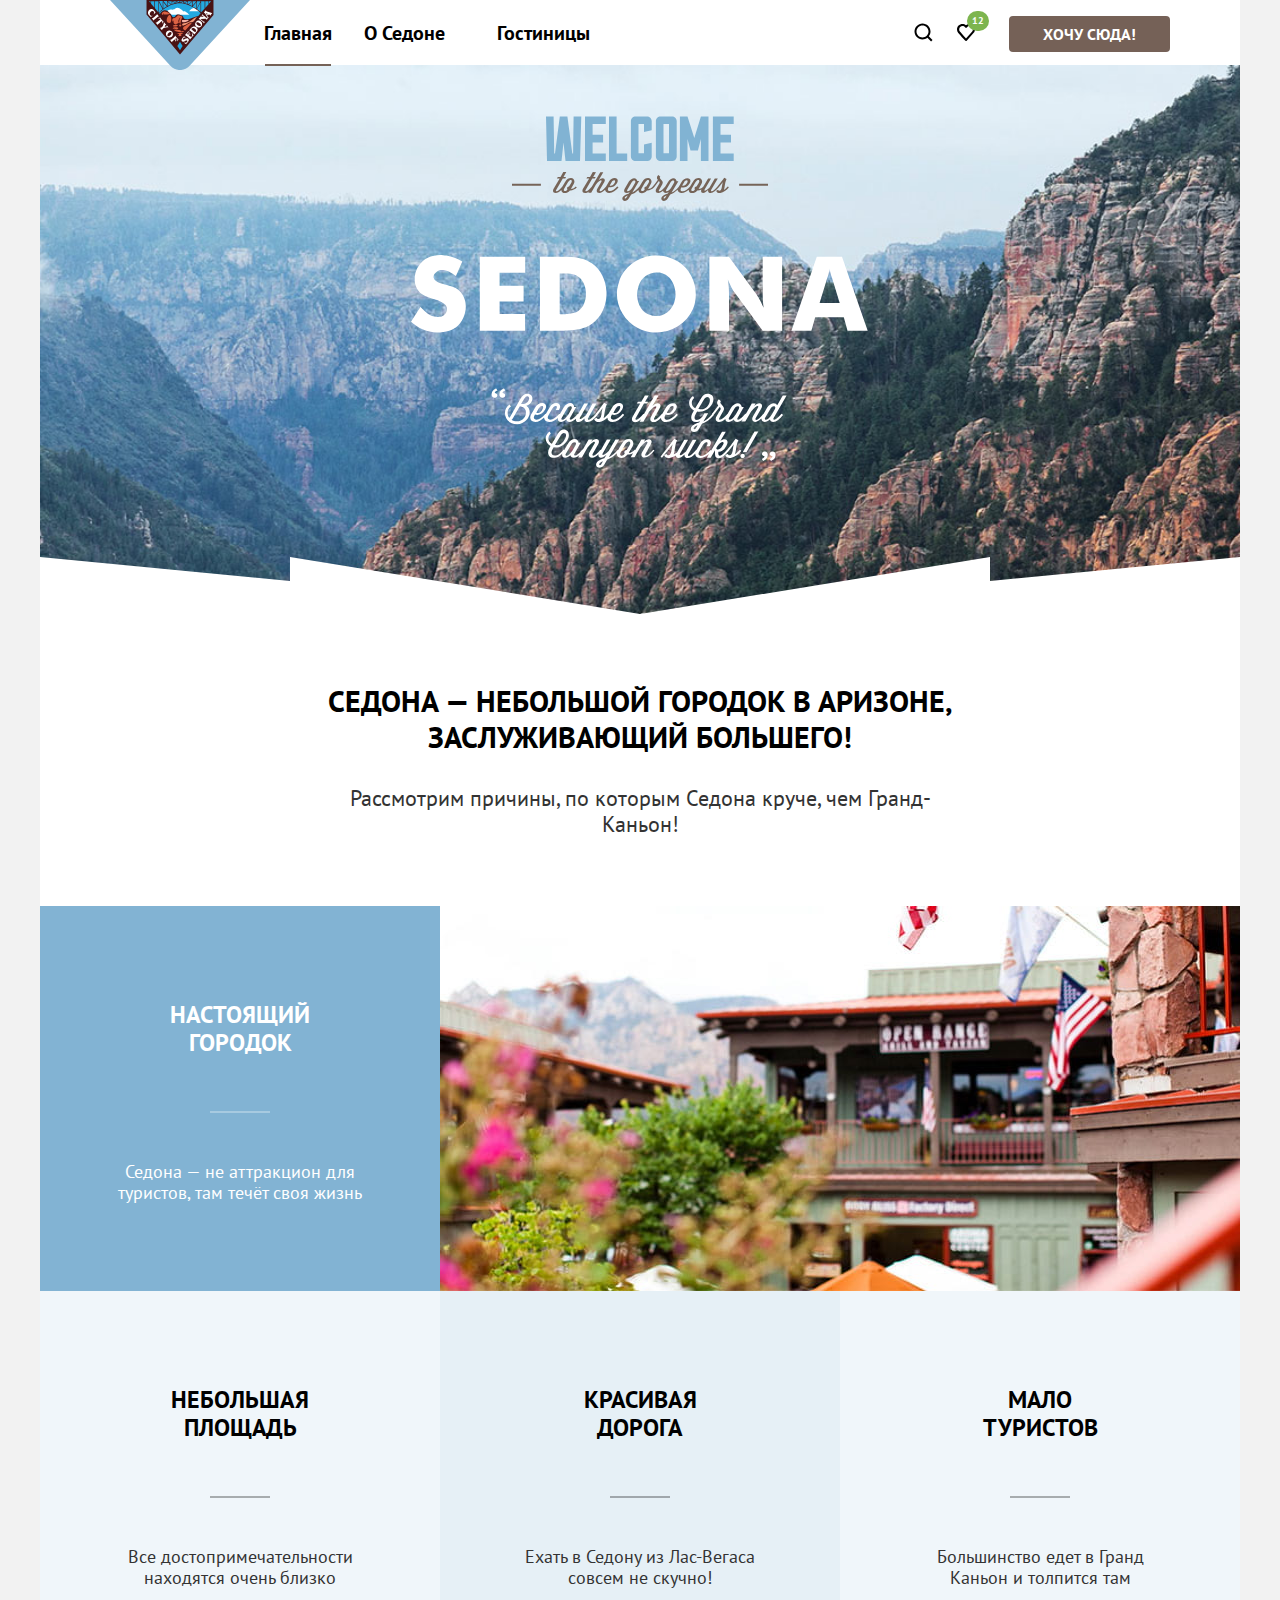
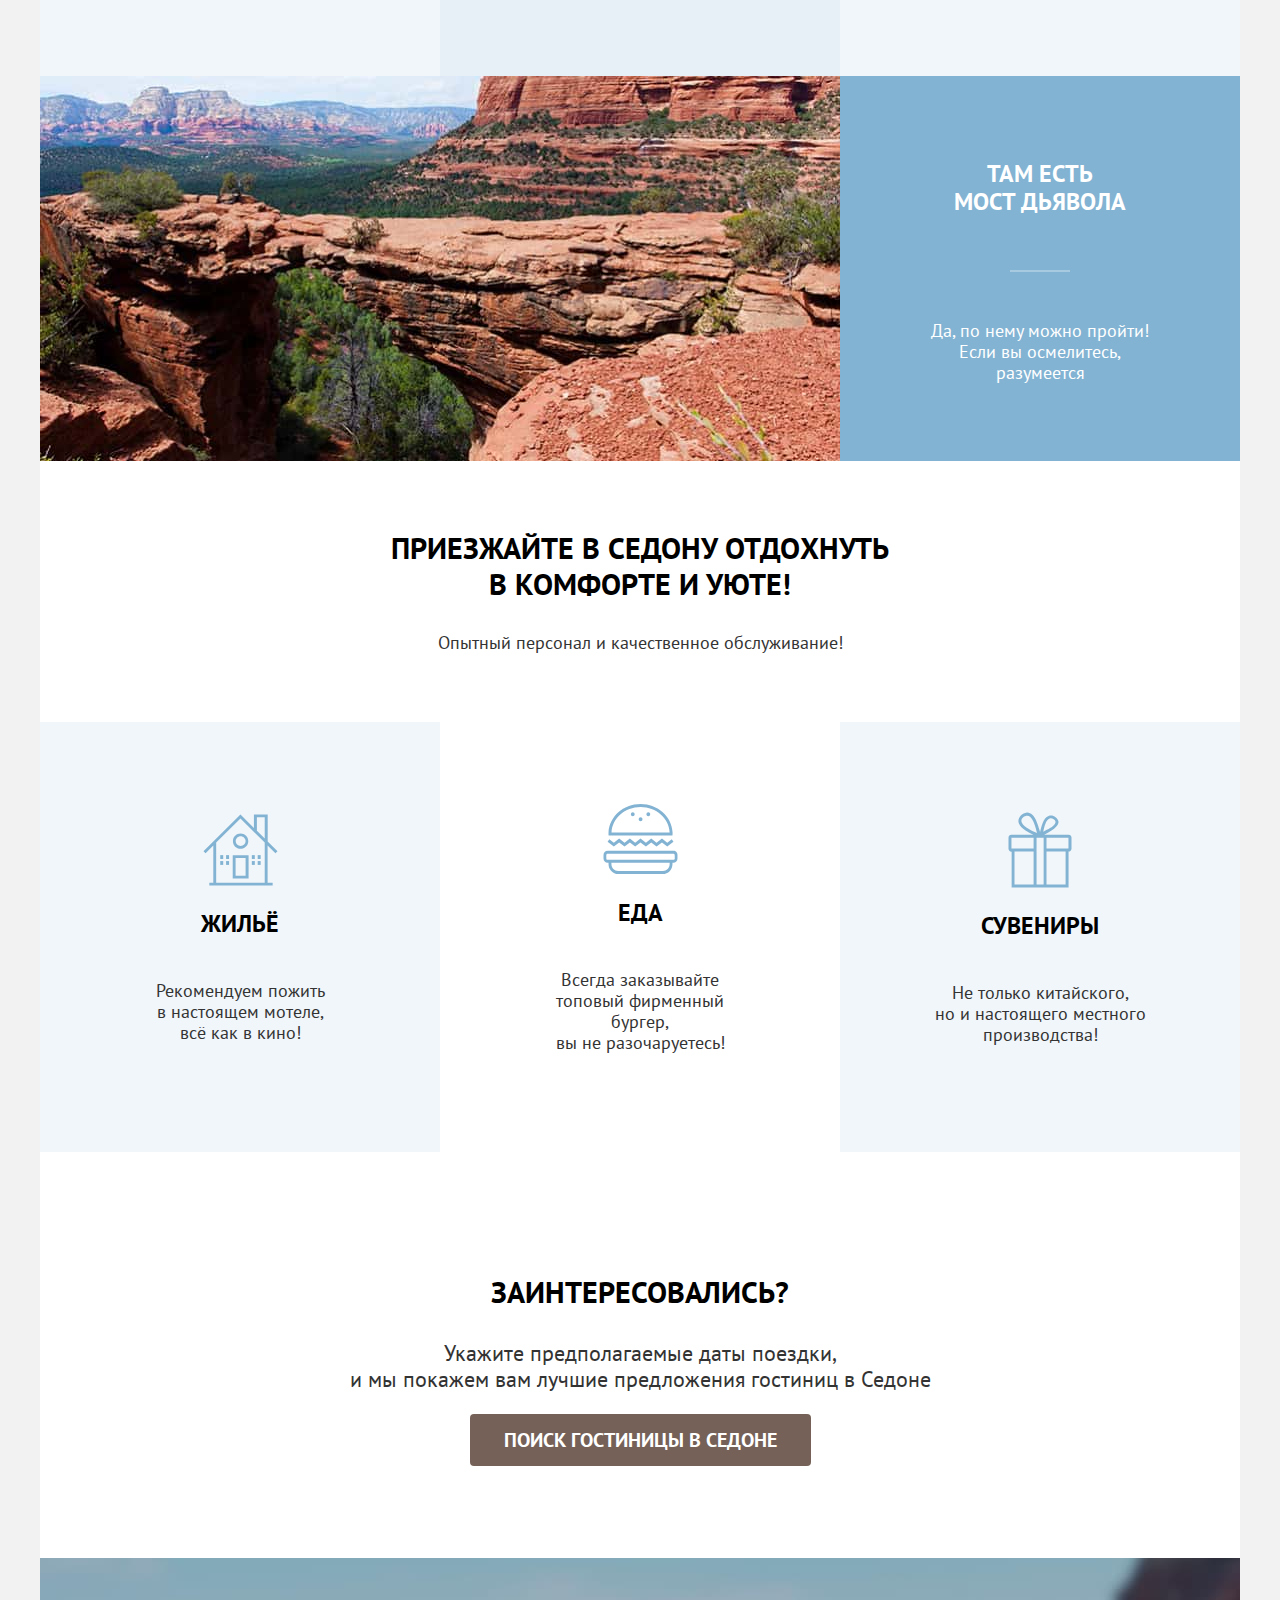
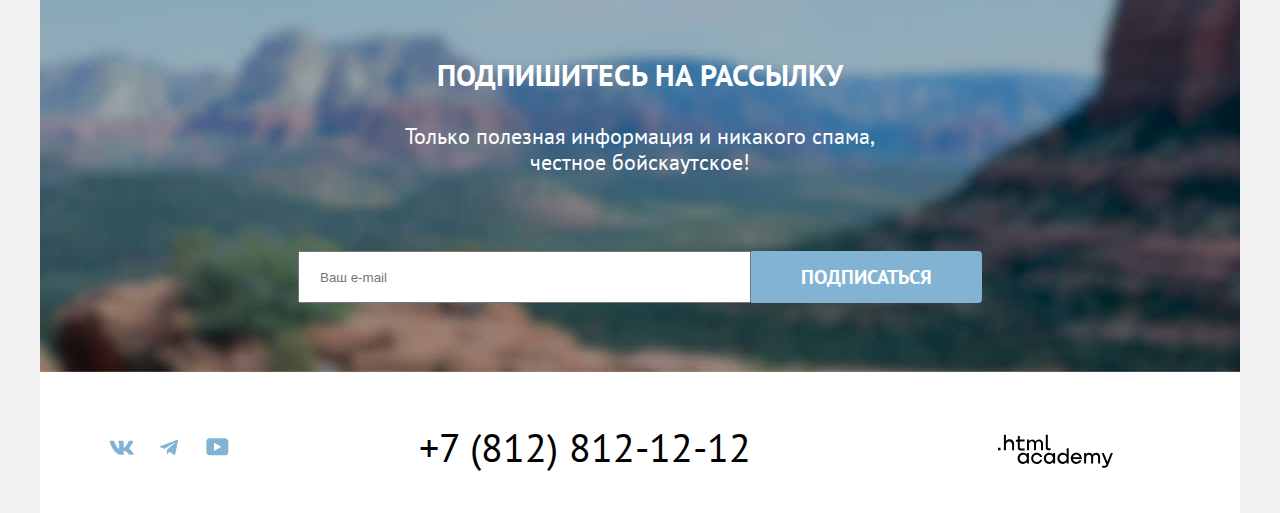
<file: Desktop/html academy/263895-sedona-2-module7-task1/index.html>
<!DOCTYPE html>
<html lang="ru">

  <head>
    <meta charset="utf-8">
    <title>HTML Academy: Седона</title>
    <link rel="stylesheet" href="styles/styles.css">
  </head>

  <body>
    <header class="page-header" data-test="header">
      <nav class="navigation">
        <a class="navigation-logo" href="index.html" aria-current="page">
          <img class="page-header-logo" src="./images/logo.svg" width="140" height="70" alt="Логотип City of Sedona">
        </a>
        <ul class="navigation-list">
          <li class="navigation-item">
            <a class="navigation-link navigation-link-current" aria-current="page" href="index.html">Главная</a>
          </li>
          <li class="navigation-item">
            <a class="navigation-link" href="#">О Седоне</a>
          </li>
          <li class="navigation-item">
            <a class="navigation-link" href="catalog.html">Гостиницы</a>
          </li>
        </ul>
        <ul class="user-navigation-list">
          <li class="navigation-item-user">
            <a class="user-navigation-link search" href="#">
              <span class="visually-hidden">Поиск</span></a>
              <span class="likes-number">12</span>
          </li>
          <li class="navigation-item-user">
            <a class="user-navigation-link " href="#">
              <span class="like-link">Избранное</span>
            </a>
          </li>
          <li class="navigation-item">
            <a class="navigation-button button " href="catalog.html">Хочу сюда!</a>
          </li>
        </ul>
      </nav>
    </header>
    <main class="main-container" data-test="main">
      <div class="page-container">
        <section class="hero" data-test="hero">
          <h1 class="visually-hidden">Добро пожаловать в Седону</h1>
          <img class="hero-img" src="./images/welcome.svg" width="458" height="352"
            alt="Welcome to the gorgeus. Sedona - Because, the grand canyon sacksa">
        </section>
        <section class="sedona-Arizona">
          <p class="city-sedona">Седона — небольшой городок в Аризоне,</br> заслуживающий большего!</p>
          <p class="reasons">Рассмотрим причины, по которым Седона круче, чем Гранд-Каньон!</p>
        </section>
        <section class="description" data-test="advantages">
          <h2 class="visually-hidden">Преимущества</h2>
          <ul class="advantages-list">
            <li class="advantages-dark-item">
              <div class="advantages-text">
                <h3 class="advantages-title">Настоящий</br>городок</h3>
                <span class="advantages-border-line-lite"></span>
                <p class="advantages-comparison-dark">Седона — не аттракцион для</br>туристов, там течёт своя жизнь</p>
              </div>
              <img class="advantages-img" src="./images/viev of the house.jpg" width="800" height="385"
                alt="Вид на дома города Sedona">
            </li>
            <li class="advantages-light-item advantages-text">
              <h3 class="advantages-title">Небольшая</br>площадь</h3>
              <span class="advantages-border-line"></span>
              <p class="advantages-comparison">Все достопримечательности</br>находятся очень близко</p>
            </li>
            <li class="advantages-middle-item advantages-text">
              <h3 class="advantages-title ">Красивая</br>дорога</h3>
              <span class="advantages-border-line"></span>
              <p class="advantages-comparison">Ехать в Седону из Лас-Вегаса</br>совсем не скучно!</p>
            </li>
            <li class="advantages-light-item advantages-text">
              <h3 class="advantages-title">Мало</br>туристов</h3>
              <span class="advantages-border-line"></span>
              <p class="advantages-comparison">Большинство едет в Гранд</br>Каньон и толпится там</p>
            </li>
            <li class="advantages-dark-item-devil">
              <div class="advantages-text">
                <h3 class="advantages-title">Там есть</br>мост дьявола</h3>
                <span class="advantages-border-line-lite"></span>
                <p class="advantages-comparison-dark">Да, по нему можно пройти!</br>Если вы осмелитесь,</br>разумеется</p>
              </div>
              <img class="advantages-img" src="./images/view mountain.jpg" width="800" height="385"
                alt="Вид на горы Седоны">
            </li>
          </ul>
        </section>
        <section class="comfort-coziness">
          <p class="advantages-sedona">Приезжайте в Седону отдохнуть</br>в комфорте и уюте!</p>
          <p class="advantages-comparison">Опытный персонал и качественное обслуживание!</p>
        </section>
        <section data-test="advantages">
          <ul class="description-accommodation-list">
            <li class="additions-item-middle additions-item-advantages">
              <img class="housing" src="./images/Vector.svg" width="75" height="72" alt="значок дома">
              <h3 class="additions-title">Жильё</h3>
              <p class="additions-comparison">Рекомендуем пожить</br>в настоящем мотеле,</br> всё как в кино!</p>
            </li>
            <li class="additions-item additions-item-advantages">
              <img class="food" src="./images/food.svg" width="75" height="72" alt="значок бургера">
              <h3 class="additions-title">Еда</h3>
              <p class="additions-comparison">Всегда заказывайте</br>топовый фирменный бургер,</br> вы не
                разочаруетесь!</p>
            </li>
            <li class="additions-item-middle additions-item-advantages">
              <img class="souvenir" src="./images/souvenir.svg" width="64" height="76" alt="значок сувенира">
              <h3 class="additions-title">Сувениры</h3>
              <p class="additions-comparison">Не только китайского,</br> но и настоящего местного</br>
                производства!
              </p>
            </li>
          </ul>
        </section>
        <section class="booking" data-test="search">
          <h2 class="visually-hidden">Сервис для поиска гостиниц Седоны</h2>
          <div class="reservations">
          <p class="booking-interest">Заинтересовались?</p>
          <p class="booking-travel-date">Укажите предполагаемые даты поездки,</br>и мы покажем вам лучшие предложения
            гостиниц
            в Седоне</p>
          </div>
          <a class="search-button button" href="#">Поиск гостиницы в Седоне</a>
        </section>
        <section class="mailing">
          <div class="newsletter">
            <p class="subscribe">Подпишитесь на рассылку</p>
          <p class="inform">Только полезная информация и никакого спама,</br> честное бойскаутское!</p>
        </div>
          <form class="sending" action="https://echo.htmlacademy.ru" method="post">
            <label class="visually-hidden yomail" for="appointment-email"></label>
            <input class='sending-text' type="text" id="appointment-email" name="appointment-email"
              placeholder="Ваш e-mail" required>
            <button class="button_mail" type="submit">Подписаться</button>
          </form>
        </section>
      </div>
    </main>
    <footer class="page-footer" data-test="filter">
              <ul class="social-list">
          <li class="social-title">
            <a class="social-item " href="https://vk.com/htmlacademy">
              <svg class="social-icon" aria-hidden="true" focusable="false" xmlns="http://www.w3.org/2000/svg" width="25" height="15" fill="none" viewBox="0 0 25 15">
                <path fill="#83B3D3" fill-rule="evenodd" d="M24.116 1.804c.166-.546 0-.948-.795-.948h-2.625c-.668 0-.976.347-1.143.73 0 0-1.335 3.196-3.226 5.272-.612.602-.89.793-1.224.793-.167 0-.418-.19-.418-.738V1.804c0-.656-.184-.948-.74-.948H9.817c-.417 0-.668.304-.668.593 0 .621.946.765 1.043 2.513V7.76c0 .833-.153.984-.487.984-.89 0-3.055-3.21-4.34-6.885-.249-.715-.5-1.003-1.172-1.003H1.566c-.75 0-.9.347-.9.73 0 .682.89 4.07 4.145 8.551 2.17 3.06 5.225 4.72 8.008 4.72 1.67 0 1.875-.369 1.875-1.004V11.54c0-.737.158-.884.687-.884.39 0 1.057.192 2.615 1.667 1.78 1.75 2.073 2.533 3.075 2.533h2.625c.75 0 1.126-.368.91-1.096-.238-.724-1.088-1.775-2.215-3.022-.612-.71-1.53-1.475-1.809-1.858-.389-.49-.278-.71 0-1.147 0 0 3.2-4.426 3.533-5.929h.001Z" fill="#83B3D3" clip-rule="evenodd"/></svg>
              <span class="visually-hidden">Вконтакте</span></a>
          </li>
          <li class="social-title">
            <a class="social-item" href="https://t.me/htmlacademy">
              <svg class="social-icon" aria-hidden="true" focusable="false" xmlns="http://www.w3.org/2000/svg" width="18" height="16" fill="none" viewBox="0 0 18 16"><path fill="#83B3D3" d="M16.785.956.84 7.104C-.248 7.541-.24 8.148.64 8.42l4.094 1.277 9.472-5.976c.448-.272.857-.126.52.173l-7.673 6.925H7.05l.002.001-.283 4.22c.414 0 .597-.19.829-.414l1.988-1.934 4.136 3.055c.762.42 1.31.205 1.5-.706l2.715-12.795c.278-1.114-.425-1.618-1.153-1.29Z" fill="#83B3D3"/></svg>
              <span class="visually-hidden">Телеграм</span></a>
          </li>
          <li class="social-title">
            <a class="social-item" href="https://www.youtube.com/user/htmlacademyru">
              <svg class="social-icon" aria-hidden="true" focusable="false" xmlns="http://www.w3.org/2000/svg" width="23" height="18" fill="none" viewBox="0 0 23 18">
                <path fill="#83B3D3" d="M18.94.356H3.507C1.647.356.333 1.95.333 3.756V13.85c0 1.913 1.314 3.506 3.174 3.506H19.16c1.642 0 3.174-1.593 3.174-3.4v-10.2c-.219-1.806-1.532-3.4-3.393-3.4ZM7.995 12.894V4.819l7.333 4.037-7.333 4.038Z"/></svg>
              <span class="visually-hidden">Ютуб</span></a>
          </li>
        </ul>
        <a class="contacts-address-phone" href="tel:78005558628">+7 (812) 812-12-12</a>
        <a class="htmlacademy-link" href="https://htmlacademy.ru/">
          <svg class="htmlacademy-icon" aria-hidden="true" focusable="false" xmlns="http://www.w3.org/2000/svg" width="115" height="34" fill="none" viewBox="0 0 115 34"><path fill="#000" d="M0 13.723v2.6h2.5v-2.6H0ZM11.6 5.323c-1.6 0-2.8.7-3.6 1.7h-.1v-6.2h-2v15.5h2v-5.3c0-2.1 1.3-3.6 3.3-3.6 1.8 0 2.9 1.4 2.9 3.2v5.7h2v-6.1c.1-3-1.8-4.9-4.5-4.9ZM26.6 5.623h-4.8v-3.7h-2v3.8h-1.9v2h1.9v6c0 1.7 1 2.7 2.7 2.7h4.1v-2h-3.7c-.7 0-1.1-.4-1.1-1.1v-5.7h4.8v-2ZM41.1 5.423c-1.6 0-2.9.8-3.5 2.1h-.1c-.6-1.2-1.8-2.1-3.4-2.1-1.4 0-2.5.8-3.1 1.8h-.1v-1.6H29v10.6h2v-5.4c0-2 1-3.5 2.6-3.5 1.5 0 2.4 1 2.4 2.6v6.3h2v-5.6c0-2.4 1.4-3.3 2.6-3.3 1.5 0 2.4 1 2.4 2.6v6.3h2v-6.5c.1-2.5-1.4-4.3-3.9-4.3ZM47.8 13.523c0 1.7 1 2.7 2.8 2.7h2v-2h-1.7c-.7 0-1.1-.4-1.1-1.1V.823h-2v12.7ZM28.9 20.523c-.9-1.1-2.2-1.8-3.9-1.8-3.1 0-5.4 2.3-5.4 5.6s2.3 5.6 5.4 5.6c1.8 0 3-.8 3.8-1.9h.1v1.6h2v-10.6h-2v1.5Zm-3.6 7.4c-2.2 0-3.6-1.6-3.6-3.6s1.4-3.6 3.6-3.6 3.6 1.6 3.6 3.6c0 1.9-1.4 3.6-3.6 3.6ZM44.2 22.823c-.5-2.4-2.6-4.1-5.4-4.1-3.4 0-5.6 2.5-5.6 5.6 0 3.1 2.2 5.6 5.6 5.6 2.8 0 4.9-1.8 5.4-4.2h-2.1c-.4 1.3-1.7 2.3-3.3 2.3-2.2 0-3.6-1.6-3.6-3.6s1.4-3.6 3.6-3.6c1.6 0 2.8 1 3.3 2.2h2.1v-.2ZM55.1 20.523c-.9-1.1-2.2-1.8-3.9-1.8-3.1 0-5.4 2.3-5.4 5.6s2.3 5.6 5.4 5.6c1.8 0 3-.8 3.8-1.9h.1v1.6h2v-10.6h-2v1.5Zm-3.6 7.4c-2.2 0-3.6-1.6-3.6-3.6s1.4-3.6 3.6-3.6 3.6 1.6 3.6 3.6c0 1.9-1.5 3.6-3.6 3.6ZM68.7 20.623c-.9-1.1-2.2-1.9-3.9-1.9-3.1 0-5.4 2.3-5.4 5.6s2.2 5.6 5.4 5.6c1.7 0 3-.8 3.8-1.8h.1v1.5h2v-15.4h-2v6.4Zm-3.6 7.3c-2.2 0-3.6-1.6-3.6-3.6s1.4-3.6 3.6-3.6 3.6 1.6 3.6 3.6c-.1 2-1.5 3.6-3.6 3.6ZM78.3 18.723c-3.3 0-5.5 2.5-5.5 5.6 0 3 2.1 5.6 5.5 5.6 2.5 0 4.5-1.3 5.2-3.6h-2.1c-.5 1-1.6 1.6-3 1.6-1.9 0-3.3-1.3-3.4-2.9h8.8c.2-3.6-2-6.3-5.5-6.3Zm0 1.9c1.7 0 3 1 3.3 2.6h-6.5c.3-1.5 1.5-2.6 3.2-2.6ZM98.2 18.723c-1.6 0-2.9.8-3.6 2h-.1c-.6-1.2-1.8-2-3.4-2-1.4 0-2.5.7-3.1 1.8v-1.5h-1.9v10.6h2v-5.4c0-2 1-3.4 2.6-3.5 1.5 0 2.4 1 2.4 2.6v6.3h2v-5.6c0-2.4 1.4-3.3 2.6-3.3 1.5 0 2.4 1 2.4 2.6v6.3h2v-6.5c.1-2.6-1.4-4.4-3.9-4.4ZM109.4 27.823l-3.6-8.9h-2.2l4.8 11.6c-.3.9-.7 1.2-1.7 1.2h-2.5v2h2.5c1.8 0 2.8-.8 3.5-2.6l4.7-12.2h-2.1l-3.4 8.9Z"/></svg>
        </a>
          </footer>
  </body>

</html>
</file>
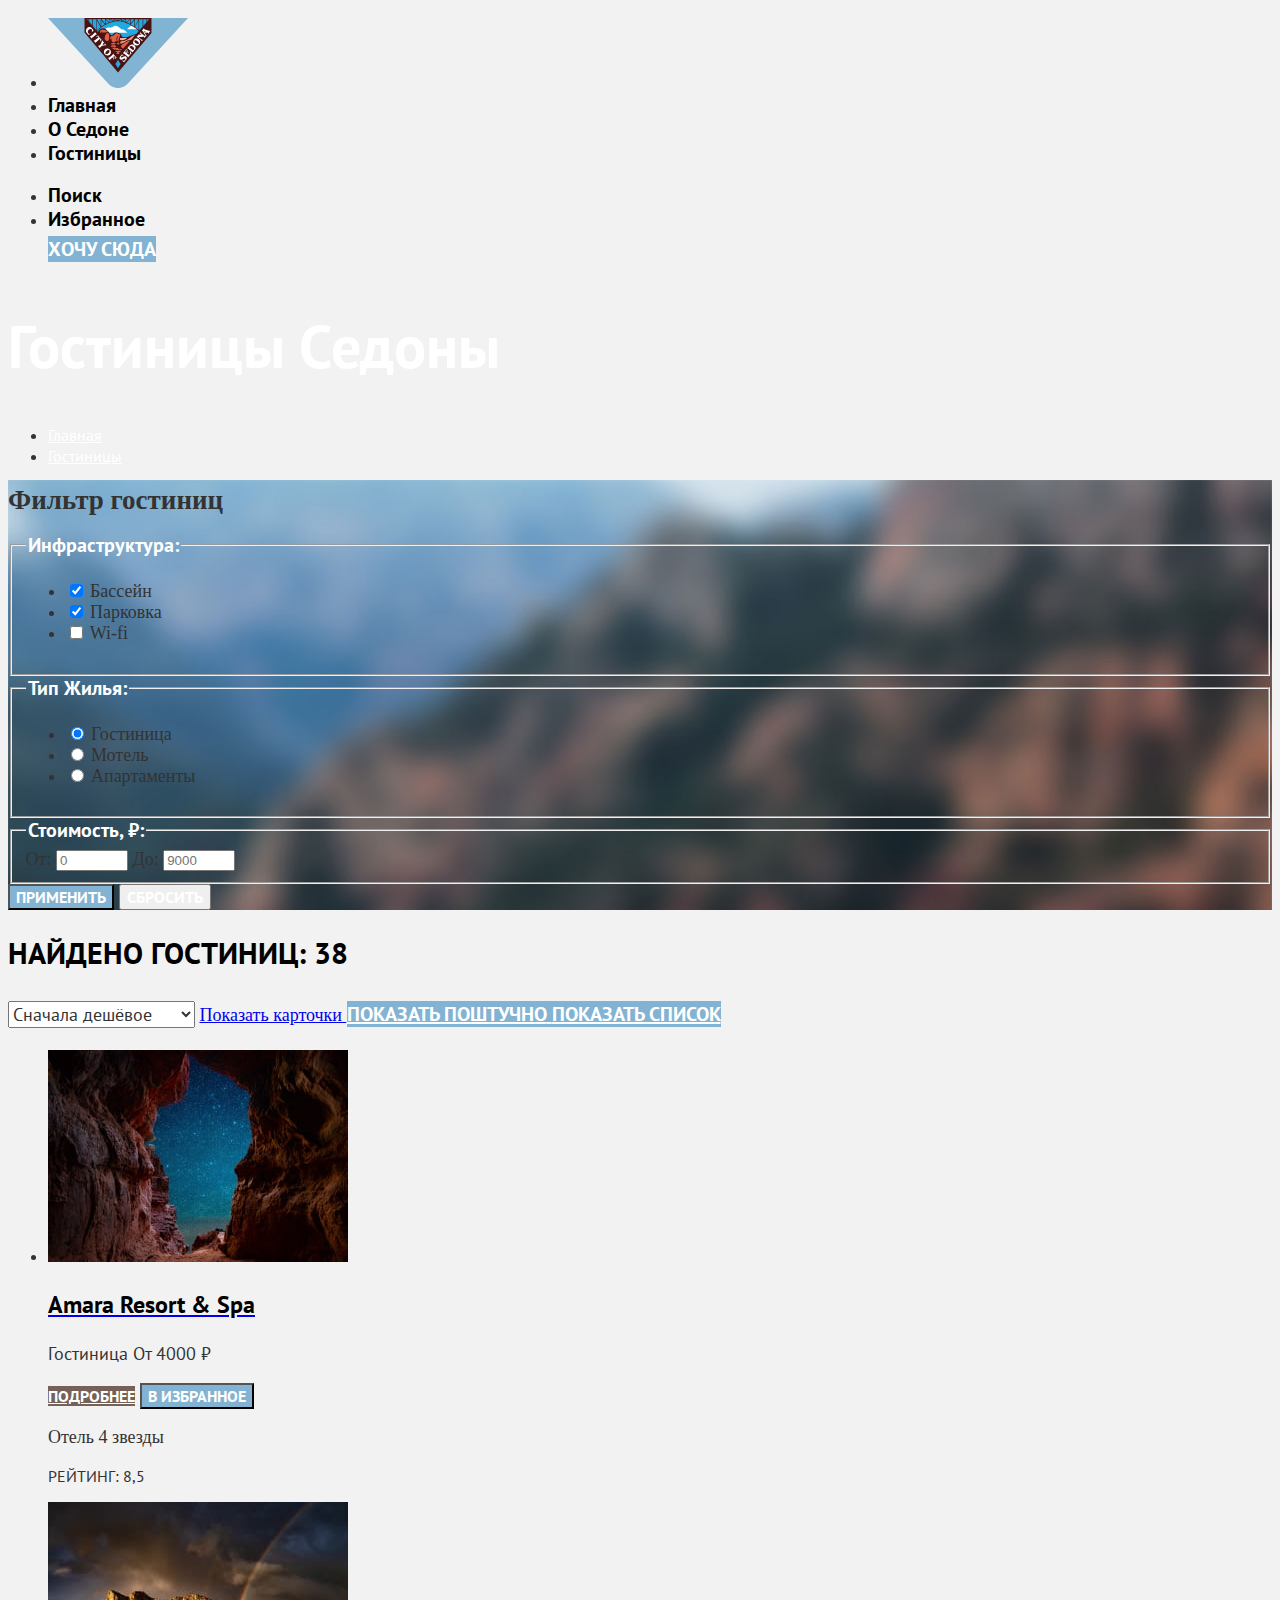
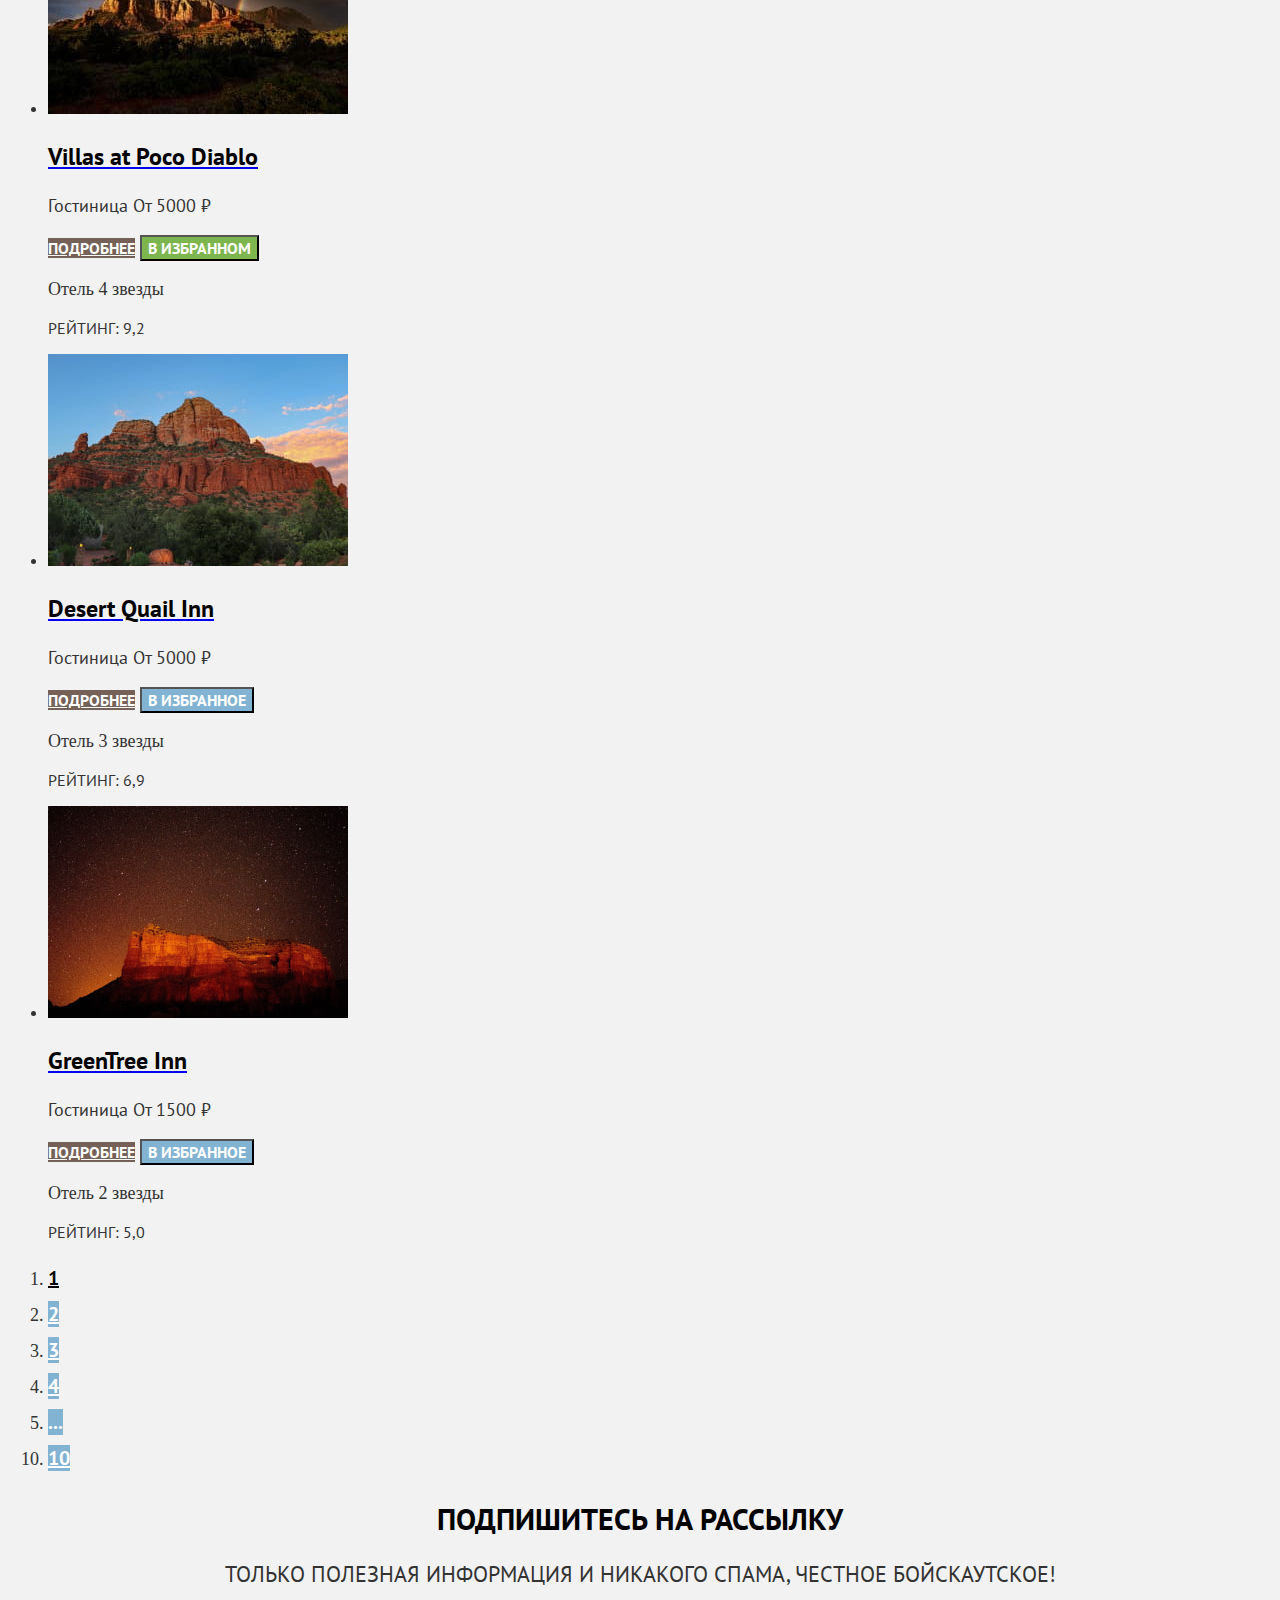
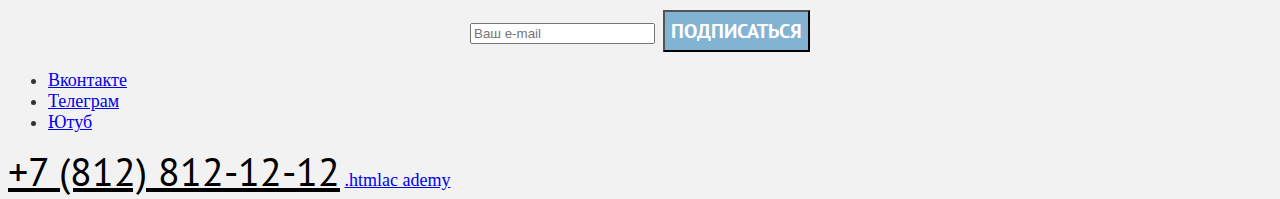
<file: Desktop/html academy/263895-sedona-2-master/catalog.html>
<!DOCTYPE html>
<html lang="ru">

  <head>
    <meta charset="utf-8">
    <title>HTML Academy: Седона</title>
    <link rel="stylesheet" href="styles/styles.css">
  </head>

  <body>
    <header class="page-header" >
      <nav class="navigation">
        <ul class="navigation-list">
          <li class="navigation-logo" href="index.html">
            <img class="page-header-logo" src="./images/logo.svg" width="140" height="70" alt="Логотип City of Sedona">
          </li>
          <li class="navigation-item">
            <a class="navigation-link" href="index.html">Главная</a>
          </li>
          <li class="navigation-item">
            <a class="navigation-link" href="#">О Седоне</a>
          </li>
          <li class="navigation-item">
            <a class="navigation-link" aria-current="page" href="catalog.html">Гостиницы</a>
          </li>
        </ul>
        <ul class="navigation-user">
          <li class="navigation-item">
            <a class="navigation-link" href="#"><span class="visually-hidden">Поиск</span></a>
          </li>
          <li class="navigation-item">
            <a class="navigation-link" href="#"><span class="visually-hidden">Избранное</span></a>
          </li>
          <a class="button button-catalog" href="catalog.html">Хочу сюда</a>
        </ul>
      </nav>
    </header>
    <main class="main-inner" >
      <header class="inner-header">
        <h1 class="inner-header-title">Гостиницы Седоны</h1>
        <ul class="breadcrumbs">
          <li class="breadcrumbs-item">
            <a class="breadcrumbs-link" href="index.html">Главная</a>
          </li>
          <li class="breadcrumbs-item">
            <a class="breadcrumbs-link" href="catalog.html" aria-current="page">Гостиницы</a>
          </li>
        </ul>
        <section class="filter-products" >
        <h2 class="visually-hidden">Фильтр гостиниц</h2>
        <form class="catalog-filter" action="https://echo.htmlacademy.ru/" method="get">
          <fieldset class="catalog-filter-group">
            <legend class="catalog-filter-title">Инфраструктура:</legend>
            <ul class="catalog-filter-list">
              <li class="catalog-filter-item">
                <label class="control" for="pool">
                  <input class="control-input" type="checkbox" name="pool" checked>
                  Бассейн
                </label>
              </li>
              <li class="catalog-filter-item">
                <label class="control" for="parking">
                  <input class="control-input" type="checkbox" name="parking" checked>
                  Парковка
                </label>
              </li>
              <li class="catalog-filter-item">
                <label class="control" for="wifi">
                  <input class="control-input" type="checkbox" name="wifi">
                  Wi-fi
                </label>
              </li>
              </ul>
          </fieldset>
          <fieldset class="catalog-filter-group" >
            <legend class="catalog-filter-title">Тип Жилья:</legend>
            <ul class="catalog-filter-list">
              <li class="catalog-filter-item">
                <label class="control" for="product-group">
                  <input class="control-input" type="radio" name="product-group" value="hotel" checked>
                  Гостиница
                </label>
              </li>
              <li class="catalog-filter-item">
                <label class="control" for="product-group">
                  <input class="control-input" type="radio" name="product-group" value="motel">
                  Мотель
                </label>
              </li>
              <li class="catalog-filter-item">
                <label class="control" for="product-group">
                  <input class="control-input" type="radio" name="product-group" value="apartament">
                  Апартаменты
                </label>
              </li>
              </ul>
          </fieldset>
          <fieldset class="catalog-filter-group">
            <legend class="catalog-filter-title">Стоимость, ₽:</legend>
            <label for="appointment-money">От: </label>
            <input type="number" id="appointment-money" name="appointment-money" placeholder="0" min="0" max="9000"
              step="1">
            <label for="appointment-money">До: </label>
            <input type="number" id="appointment-money1" name="appointment-money" placeholder="9000" min="0" max="9000"
              step="1">
          </fieldset>
          <button class="filter-button active-filter-button" type="submit">Применить</button>
          <button class="filter-button reset-filter-button" type="reset">Сбросить</button>
        </form>
      </section>
    </header>
      <section class="catalog" data-test="catalog">
        <h2 class="catalog-title">Найдено гостиниц: 38</h2>
        <select class="select-control" aria-label="Сортировка">
          <option value="cheap">Сначала дешёвое</option>
          <option value="popular">Сначала популярное</option>
          <option value="expensive">Сначала дорогое</option>
        </select>
        <a href="#" class="catalog-view catalog-view-selected">
          <span class="visually-hidden">Показать карточки</span>
        </a>
        <a class="button" href="#">
          <span class="visually-hidden">Показать поштучно</span>
        </a>
        <a class="button" href="#">
          <span class="visually-hidden">Показать список</span>
        </a>
        <ul class="product-list">
          <li class="product-card">
            <a class="catalog-card-link" href="#">
              <img class="card-image" src="./images/hotel-Amara Resort.jpg" width="300" height="212" alt="Каньон с видом на звездное небо">
            </a>
            <a class="catalog-card-link" href="#">
              <h3 class="card-title">Amara Resort & Spa</h3>
            </a>
            <p>
              <span class="card-description">Гостиница</span>
              <span class="card-price">От 4000 ₽</span>
            </p>
            <a class="more-button" href="#">Подробнее</a>
            <button class="card-favourite">В избранное</button>
            <p class="stars">
              <span class="visually-hidden"> Отель 4 звезды</span>
            </p>
            <p class="card-rating">Рейтинг: 8,5</p>
          </li>
          <li class="product-card">
            <a class="catalog-card-link" href="#">
              <img class="card-image" src="./images/Villas at Poco Diablo.jpg" width="300" height="212"  alt="Радуга над горами">
            </a>
            <a class="catalog-card-link" href="#">
              <h3 class="card-title">Villas at Poco Diablo</h3>
            </a>
            <p>
              <span class="card-description">Гостиница</span>
              <span class="card-price">От 5000 ₽</span>
            </p>
            <a class="more-button" href="#">Подробнее</a>
            <button class="card-favourite2" aria-current="page">В избранном</button>
            <p class="stars">
              <span class="visually-hidden"> Отель 4 звезды</span>
            </p>
            <p class="card-rating">Рейтинг: 9,2</p>
          </li>
          <li class="product-card">
            <a class="catalog-card-link" href="#">
              <img class="card-image" src="./images/Desert Quail Inn.jpg" width="300" height="212" alt="Радуга над горами">
            </a>
            <a class="catalog-card-link" href="#">
              <h3 class="card-title">Desert Quail Inn</h3>
            </a>
            <p>
              <span class="card-description">Гостиница</span>
              <span class="card-price">От 5000 ₽</span>
            </p>
            <a class="more-button" href="#">Подробнее</a>
            <button class="card-favourite card-favourite-current">В избранное</button>
            <p class="stars">
              <span class="visually-hidden"> Отель 3 звезды</span>
            </p>
            <p class="card-rating">Рейтинг: 6,9</p>
          </li>
          <li class="product-card">
            <a class="catalog-card-link" href="#">
              <img class="card-image" src="./images/GreenTree Inn.jpg" width="300" height="212" alt="Звездное небо в горах">
            </a>
            <a class="catalog-card-link" href="#">
              <h3 class="card-title">GreenTree Inn</h3>
            </a>
            <p>
              <span class="card-description">Гостиница</span>
              <span class="card-price">От 1500 ₽</span>
            </p>
            <a class="more-button" href="#">Подробнее</a>
            <button class="card-favourite card-favourite-current">В избранное</button>
            <p class="stars">
              <span class="visually-hidden"> Отель 2 звезды</span>
            </p>
            <p class="card-rating">Рейтинг: 5,0</p>
          </li>
        </ul>
        <ol class="pagination-list">
          <li class="pagination-item">
            <a class="pagination-link_active pagination-current" href="#">1</a>
          </li>
          <li class="pagination-item">
            <a class="pagination-link" href="#">2</a>
          </li>
          <li class="pagination-item">
            <a class="pagination-link" href="#">3</a>
          </li>
          <li class="pagination-item">
            <a class="pagination-link" href="#">4</a>
          </li>
          <li class="pagination-item">
            <span class="pagination-link">...</span>
          </li>
          <li class="pagination-item" value="10">
            <a class="pagination-link" href="#">10</a>
          </li>
        </ol>
      </section>
      <section class="subscribe" data-test="subscribe">
        <h2 class="subscribe-2">Подпишитесь на рассылку</h2>
        <p class="information">Только полезная информация и никакого спама, честное бойскаутское!</p>
        <form class="sending" action="https://echo.htmlacademy.ru">
          <label for="appointment-email">
          <input type="text" id="appointment-email" name="appointment-email" placeholder="Ваш e-mail">
        </label>
          <button class="button" type="submit">Подписаться</button>
        </form>
      </section>
    </main>
    <footer class="page-footer" data-test="footer">
      <ul class="social-list">
        <li class="social-title">
          <a class="social-item" href="https://vk.com/htmlacademy">
            <span class="visually-hidden">Вконтакте</span></a>
        </li>
        <li class="social-title">
          <a class="social-item" href="https://t.me/htmlacademy">
            <span class="visually-hidden">Телеграм</span></a>
        </li>
        <li class="social-title">
          <a class="social-item" href="https://www.youtube.com/user/htmlacademyru">
          <span class="visually-hidden">Ютуб</span></a>
        </li>
      </ul>
      <a class="contacts-address-phone" href="tel:78005558628">+7 (812) 812-12-12</a>
      <a class="htmlacademy-link" href="https://htmlacademy.ru/">.htmlac ademy
    </a>
    </footer>
  </body>

</html>
</file>
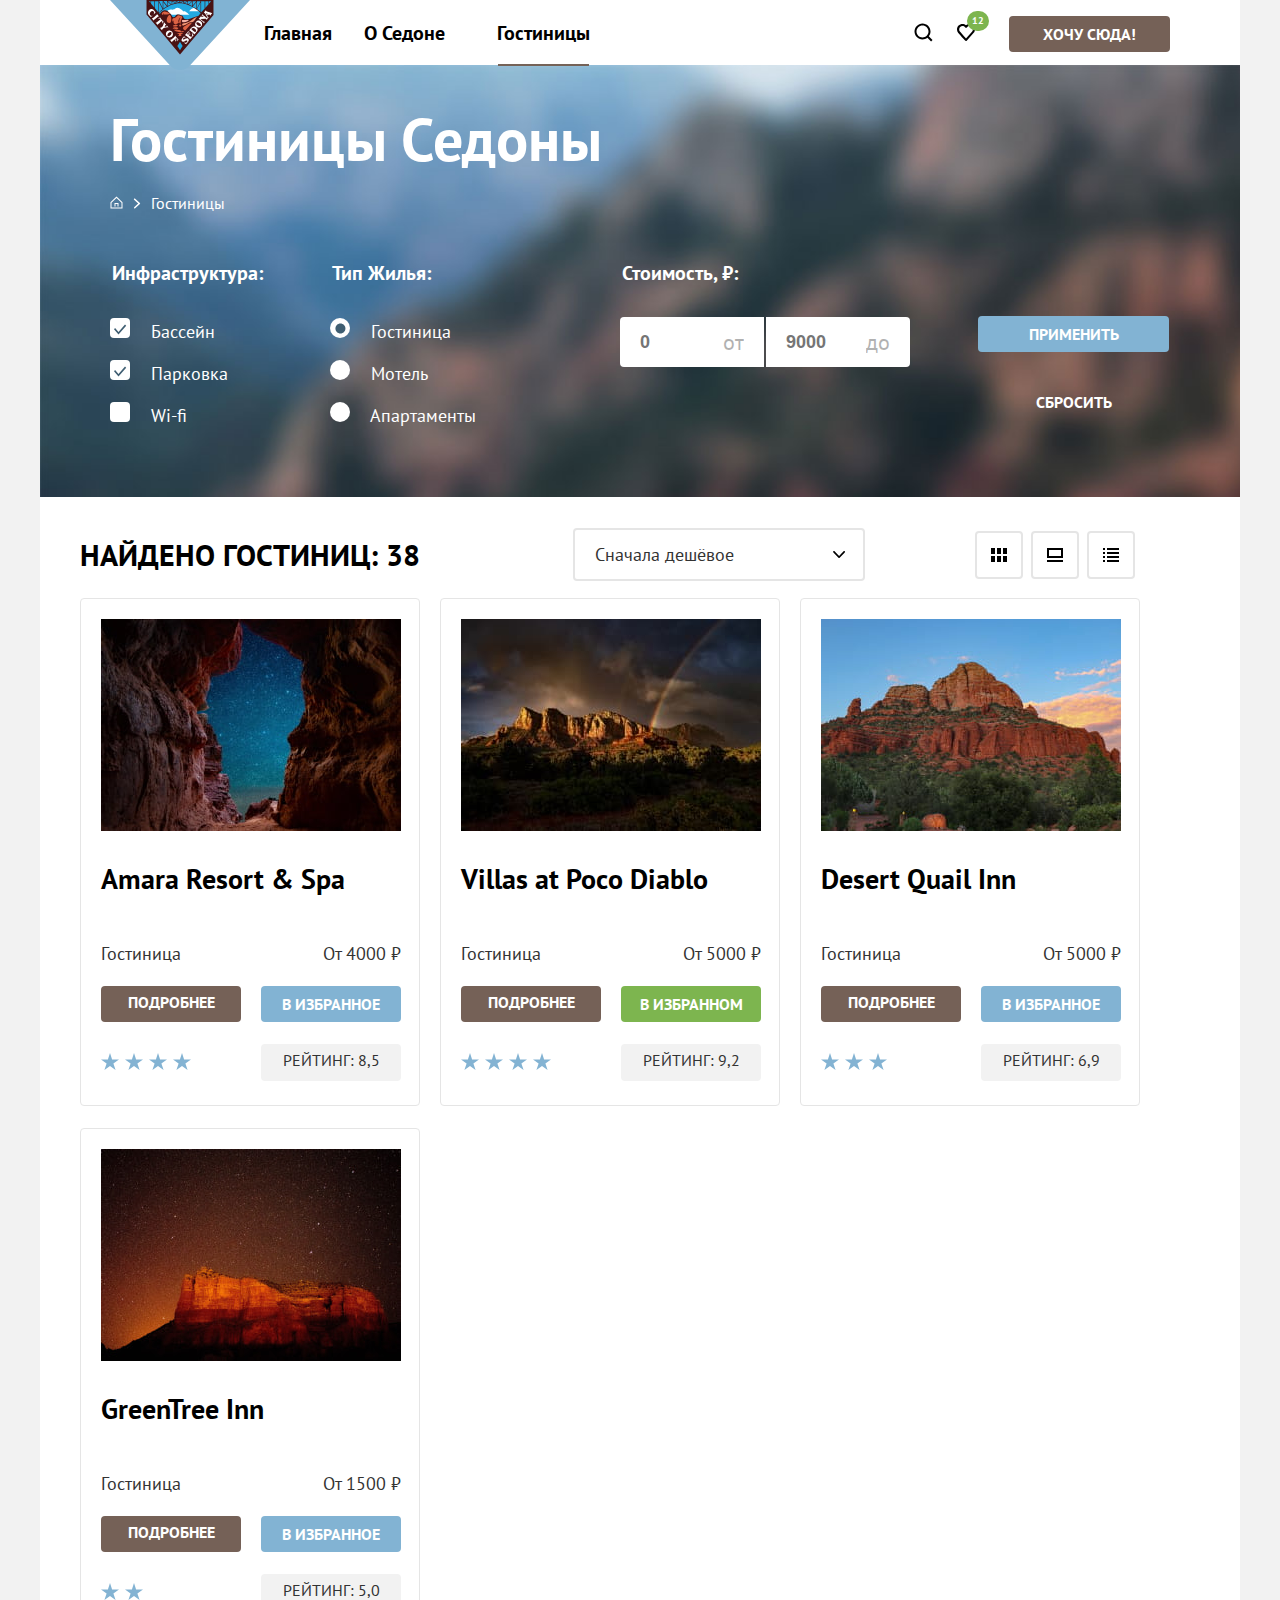
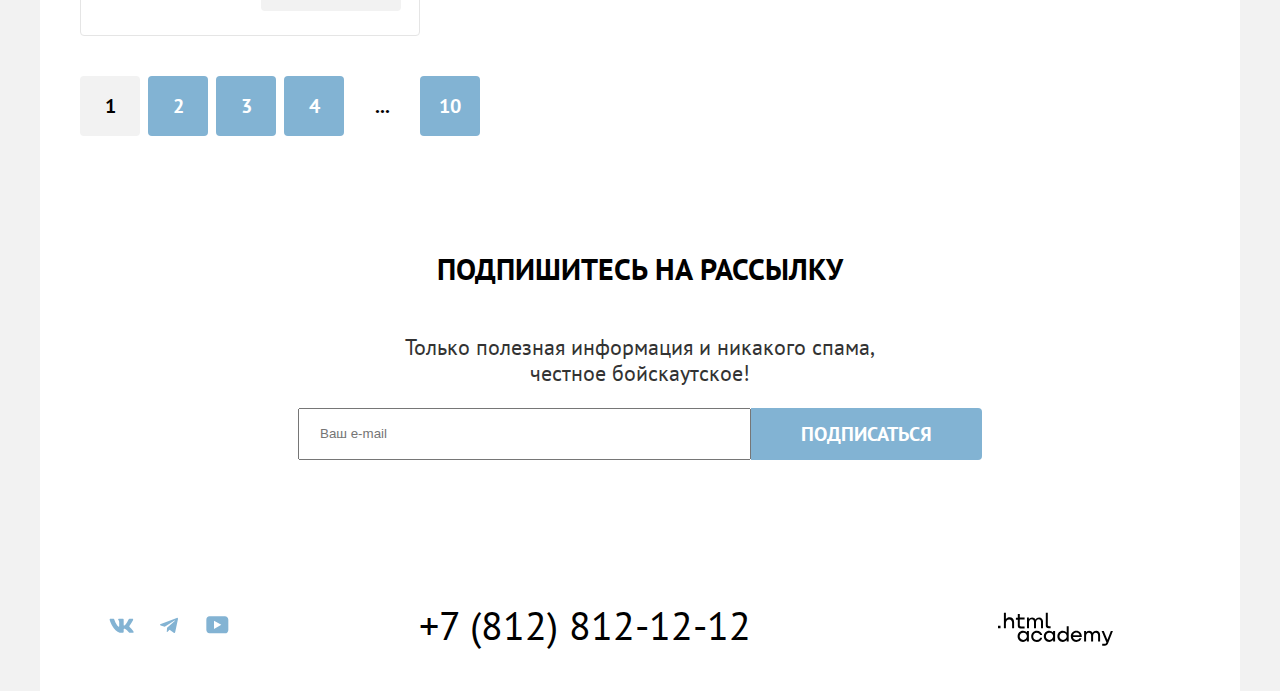
<file: Desktop/html academy/263895-sedona-2-module7-task1/catalog.html>
<!DOCTYPE html>
<html lang="ru">

  <head>
    <meta charset="utf-8">
    <title>HTML Academy: Седона</title>
    <link rel="stylesheet" href="styles/styles.css">
  </head>

  <body>
    <header class="page-header" data-test="header">
      <nav class="navigation">
        <a class="navigation-logo" href="index.html" aria-current="page">
          <img class="page-header-logo" src="./images/logo.svg" width="140" height="70" alt="Логотип City of Sedona">
        </a>
        <ul class="navigation-list">
          <li class="navigation-item">
            <a class="navigation-link " aria-current="page" href="index.html">Главная</a>
          </li>
          <li class="navigation-item">
            <a class="navigation-link" href="#">О Седоне</a>
          </li>
          <li class="navigation-item">
            <a class="navigation-link navigation-link-current" href="catalog.html">Гостиницы</a>
          </li>
        </ul>
        <ul class="user-navigation-list">
          <li class="navigation-item-user">
            <a class="user-navigation-link search" href="#">
              <span class="visually-hidden">Поиск</span></a>
            <span class="likes-number">12</span>
          </li>
          <li class="navigation-item-user">
            <a class="user-navigation-link " href="#">
              <span class="like-link">Избранное</span>
            </a>
          </li>
          <li class="navigation-item">
            <a class="navigation-button button" href="catalog.html">Хочу сюда!</a>
          </li>
        </ul>
      </nav>
    </header>
    <main class="main-inner" data-test="main">
      <header class="inner-header">
        <div class="header-hotel">
          <h1 class="inner-header-title">Гостиницы Седоны</h1>
          <ul class="breadcrumbs">
            <li class="breadcrumbs-item">
              <a class="breadcrumbs-link" href="index.html">
                <span class="visually-hidden">Главная</span>
              </a>
            </li>
            <li class="breadcrumbs-item">
              <span class="visually-hidden">Стрелка</span>
            </li>
            <li class="breadcrumbs-item">
              <a class="breadcrumbs-link" href="catalog.html" aria-current="page">Гостиницы</a>
            </li>
          </ul>
        </div>
        <section class="filter-products" data-test=" filter">
          <form class="catalog-filter" action="https://echo.htmlacademy.ru/" method="get">
            <fieldset class="field-group catalog-filter-group-1">
              <legend class="catalog-filter-title">Инфраструктура:</legend>
              <ul class="catalog-filter-list">
                <li class="catalog-filter-item">
                  <label class="control" for="pool">
                    <input class="control-input-system" id="pool" type="checkbox" name="pool" checked>
                    Бассейн
                  </label>
                </li>
                <li class="catalog-filter-item">
                  <label class="control" for="parking">
                    <input class="control-input-system" id="parking" type="checkbox" name="parking" checked>
                    Парковка
                  </label>
                </li>
                <li class="catalog-filter-item">
                  <label class="control" for="wifi">
                    <input class="control-input-system" id="wifi" type="checkbox" name="wifi">
                    Wi-fi
                  </label>
                </li>
              </ul>
            </fieldset>
            <fieldset class="field-group catalog-filter-group-2">
              <legend class="catalog-filter-title">Тип Жилья:</legend>
              <ul class="catalog-filter-list">
                <li class="catalog-filter-item">
                  <label class="control" for="hotels">
                    <input class="control-input-house" id="hotel" type="radio" name="hotels" value="hotel" checked>
                    Гостиница
                  </label>
                </li>
                <li class="catalog-filter-item">
                  <label class="control" for="motels">
                    <input class="control-input-house" type="radio" id="motel" name="motels" value="motel">
                    Мотель
                  </label>
                </li>
                <li class="catalog-filter-item">
                  <label class="control" for="apartaments">
                    <input class="control-input-house" type="radio" id="apartament" name="apartaments"
                      value="apartament">
                    Апартаменты
                  </label>
                </li>
              </ul>
            </fieldset>
            <fieldset class="field-group catalog-filter-group-3">
              <legend class="catalog-filter-title">Стоимость, ₽:</legend>
              <div class="filter-input">
                <div class="filter-item-input">
                  <label class="price-label" for="appointment-money">от</label>
                  <input class="price-input" type="text" id="appointment-money" name="appointment-money" placeholder="0"
                    min="0" max="9000" step="1">
                </div>
                <div class="filter-item-input">
                  <label class="price-label" for="appointment-money">до</label>
                  <input class="price-input" type="text" id="appointment-money1" name="appointment-money"
                    placeholder="9000" min="0" max="9000" step="1">
                </div>
              </div>
            </fieldset>
            <div class="filter-container-buttons">
              <button class="filter-button active-filter-button" type="submit">Применить</button>
              <button class="filter-button reset-filter-button" type="reset">Сбросить</button>
            </div>
          </form>
        </section>
      </header>
      <div class="catalog" data-test="catalog">
        <section class="sorting">
          <h2 class="catalog-title">Найдено гостиниц: 38</h2>
          <select class="select-control" aria-label="Сортировка">
            <option value="cheap">Сначала дешёвое</option>
            <option value="popular">Сначала популярное</option>
            <option value="expensive">Сначала дорогое</option>
          </select>
          <ul class="sorting-list-catalog">
            <li class="view-list">
              <a class="catalog-view-table" href="#" class="catalog-view catalog-view-selected">
                <span class="visually-hidden">Показать карточки</span>
              </a>
            </li>
            <li class="view-list">
              <a class="catalog-view-slideshow" href="#">
                <span class="visually-hidden">Показать поштучно</span>
              </a>
            </li>
            <li class="view-list">
              <a class="catalog-view-list" href="#">
                <span class="visually-hidden">Показать список</span>
              </a>
            </li>
          </ul>
        </section>
        </section>
        <section class="catalog-hostel">
          <ul class="product-list-one">
            <li class="product-card">
              <a class="catalog-card-link" href="#">
                <img class="card-image" src="./images/hotel-Amara Resort.jpg" width="300" height="212"
                  alt="Каньон с видом на звездное небо">
              </a>
              <a class="catalog-card-link" href="#">
                <h3 class="card-title">Amara Resort & Spa</h3>
              </a>
              <p class="name-hostel">
                <span class="card-description">Гостиница</span>
                <span class="card-price">От 4000 ₽</span>
              </p>
              <div class="button-hostel">
                <a class="more-button" href="#">Подробнее</a>
                <button class="card-favourite">В избранное</button>
              </div>
              <div class="raiting">
                <p class="stars">
                  <span class="visually-hidden"> Отель 4 звезды</span>
                  <img class="four-star" src="./images/stars.svg" alt="Звезды">
                </p>
                <p class="card-rating">Рейтинг: 8,5</p>
              </div>
            </li>
            <li class="product-card">
              <a class="catalog-card-link" href="#">
                <img class="card-image" src="./images/Villas at Poco Diablo.jpg" width="300" height="212"
                  alt="Радуга над горами">
              </a>
              <a class="catalog-card-link" href="#">
                <h3 class="card-title">Villas at Poco Diablo</h3>
              </a>
              <p class="name-hostel">
                <span class="card-description">Гостиница</span>
                <span class="card-price">От 5000 ₽</span>
              </p>
              <div class="button-hostel">
                <a class="more-button" href="#">Подробнее</a>
                <button class="card-favourite2" aria-current="page">В избранном</button>
              </div>
              <div class="raiting">
                <p class="stars">
                  <span class="visually-hidden"> Отель 4 звезды</span>
                  <img class="four-star" src="./images/stars.svg" alt="Звезды">
                </p>
                <p class="card-rating">Рейтинг: 9,2</p>
              </div>
            </li>
            <li class="product-card">
              <a class="catalog-card-link" href="#">
                <img class="card-image" src="./images/Desert Quail Inn.jpg" width="300" height="212"
                  alt="Радуга над горами">
              </a>
              <a class="catalog-card-link" href="#">
                <h3 class="card-title">Desert Quail Inn</h3>
              </a>
              <p class="name-hostel">
                <span class="card-description">Гостиница</span>
                <span class="card-price">От 5000 ₽</span>
              </p>
              <div class="button-hostel">
                <a class="more-button" href="#">Подробнее</a>
                <button class="card-favourite card-favourite-current">В избранное</button>
              </div>
              <div class="raiting">
                <p class="stars">
                  <span class="visually-hidden"> Отель 3 звезды</span>
                  <img class="four-star" src="./images/three-star.svg" alt="Звезды">
                </p>
                <p class="card-rating">Рейтинг: 6,9</p>
              </div>
            </li>
          </ul>
          <ul class="product-list-two">
            <li class="product-card">
              <a class="catalog-card-link" href="#">
                <img class="card-image" src="./images/GreenTree Inn.jpg" width="300" height="212"
                  alt="Звездное небо в горах">
              </a>
              <a class="catalog-card-link" href="#">
                <h3 class="card-title">GreenTree Inn</h3>
              </a>
              <p class="name-hostel">
                <span class="card-description">Гостиница</span>
                <span class="card-price">От 1500 ₽</span>
              </p>
              <div class="button-hostel">
                <a class="more-button" href="#">Подробнее</a>
                <button class="card-favourite card-favourite-current">В избранное</button>
              </div>
              <div class="raiting">
                <p class="stars">
                  <span class="visually-hidden"> Отель 2 звезды</span>
                  <img class="four-star" src="./images/two-star.svg" alt="Звезды">
                </p>
                <p class="card-rating">Рейтинг: 5,0</p>
              </div>
            </li>
          </ul>
        </section>
        <section>
          <ol class="pagination-list">
            <li class="pagination-item pagination-item-active ">
              <a class="pagination-link pagination-link-active" href="#">1</a>
            </li>
            <li class="pagination-item">
              <a class="pagination-link" href="#">2</a>
            </li>
            <li class="pagination-item">
              <a class="pagination-link" href="#">3</a>
            </li>
            <li class="pagination-item">
              <a class="pagination-link" href="#">4</a>
            </li>
            <li class="pagination-item pagination-item-active">
              <span class="pagination-link pagination-link-more">...</span>
            </li>
            <li class="pagination-item" value="10">
              <a class="pagination-link " href="#">10</a>
            </li>
          </ol>
        </section>
      </div>
      <section class="mailing-2">
        <h2 class="subscribe-catalog">Подпишитесь на рассылку</h2>
        <p class="inform-catalog">Только полезная информация и никакого спама,</br> честное бойскаутское!</p>
        <form class="sending" action="https://echo.htmlacademy.ru" method="post">
          <label class="visually-hidden yomail" for="appointment-email"></label>
          <input class='sending-text' type="text" id="appointment-email" name="appointment-email"
            placeholder="Ваш e-mail" required>
          <button class="button_mail" type="submit">Подписаться</button>
        </form>
      </section>
      </div>
    </main>
    <footer class="page-footer" data-test="filter">
      <ul class="social-list">
        <li class="social-title">
          <a class="social-item " href="https://vk.com/htmlacademy">
            <svg class="social-icon" aria-hidden="true" focusable="false" xmlns="http://www.w3.org/2000/svg" width="25"
              height="15" fill="none" viewBox="0 0 25 15">
              <path fill="#83B3D3" fill-rule="evenodd"
                d="M24.116 1.804c.166-.546 0-.948-.795-.948h-2.625c-.668 0-.976.347-1.143.73 0 0-1.335 3.196-3.226 5.272-.612.602-.89.793-1.224.793-.167 0-.418-.19-.418-.738V1.804c0-.656-.184-.948-.74-.948H9.817c-.417 0-.668.304-.668.593 0 .621.946.765 1.043 2.513V7.76c0 .833-.153.984-.487.984-.89 0-3.055-3.21-4.34-6.885-.249-.715-.5-1.003-1.172-1.003H1.566c-.75 0-.9.347-.9.73 0 .682.89 4.07 4.145 8.551 2.17 3.06 5.225 4.72 8.008 4.72 1.67 0 1.875-.369 1.875-1.004V11.54c0-.737.158-.884.687-.884.39 0 1.057.192 2.615 1.667 1.78 1.75 2.073 2.533 3.075 2.533h2.625c.75 0 1.126-.368.91-1.096-.238-.724-1.088-1.775-2.215-3.022-.612-.71-1.53-1.475-1.809-1.858-.389-.49-.278-.71 0-1.147 0 0 3.2-4.426 3.533-5.929h.001Z"
                fill="#83B3D3" clip-rule="evenodd" />
            </svg>
            <span class="visually-hidden">Вконтакте</span></a>
        </li>
        <li class="social-title">
          <a class="social-item" href="https://t.me/htmlacademy">
            <svg class="social-icon" aria-hidden="true" focusable="false" xmlns="http://www.w3.org/2000/svg" width="18"
              height="16" fill="none" viewBox="0 0 18 16">
              <path fill="#83B3D3"
                d="M16.785.956.84 7.104C-.248 7.541-.24 8.148.64 8.42l4.094 1.277 9.472-5.976c.448-.272.857-.126.52.173l-7.673 6.925H7.05l.002.001-.283 4.22c.414 0 .597-.19.829-.414l1.988-1.934 4.136 3.055c.762.42 1.31.205 1.5-.706l2.715-12.795c.278-1.114-.425-1.618-1.153-1.29Z"
                fill="#83B3D3" />
            </svg>
            <span class="visually-hidden">Телеграм</span></a>
        </li>
        <li class="social-title">
          <a class="social-item" href="https://www.youtube.com/user/htmlacademyru">
            <svg class="social-icon" aria-hidden="true" focusable="false" xmlns="http://www.w3.org/2000/svg" width="23"
              height="18" fill="none" viewBox="0 0 23 18">
              <path fill="#83B3D3"
                d="M18.94.356H3.507C1.647.356.333 1.95.333 3.756V13.85c0 1.913 1.314 3.506 3.174 3.506H19.16c1.642 0 3.174-1.593 3.174-3.4v-10.2c-.219-1.806-1.532-3.4-3.393-3.4ZM7.995 12.894V4.819l7.333 4.037-7.333 4.038Z" />
            </svg>
            <span class="visually-hidden">Ютуб</span></a>
        </li>
      </ul>
      <a class="contacts-address-phone" href="tel:78005558628">+7 (812) 812-12-12</a>
      <a class="htmlacademy-link" href="https://htmlacademy.ru/">
        <svg class="htmlacademy-icon" aria-hidden="true" focusable="false" xmlns="http://www.w3.org/2000/svg"
          width="115" height="34" fill="none" viewBox="0 0 115 34">
          <path fill="#000"
            d="M0 13.723v2.6h2.5v-2.6H0ZM11.6 5.323c-1.6 0-2.8.7-3.6 1.7h-.1v-6.2h-2v15.5h2v-5.3c0-2.1 1.3-3.6 3.3-3.6 1.8 0 2.9 1.4 2.9 3.2v5.7h2v-6.1c.1-3-1.8-4.9-4.5-4.9ZM26.6 5.623h-4.8v-3.7h-2v3.8h-1.9v2h1.9v6c0 1.7 1 2.7 2.7 2.7h4.1v-2h-3.7c-.7 0-1.1-.4-1.1-1.1v-5.7h4.8v-2ZM41.1 5.423c-1.6 0-2.9.8-3.5 2.1h-.1c-.6-1.2-1.8-2.1-3.4-2.1-1.4 0-2.5.8-3.1 1.8h-.1v-1.6H29v10.6h2v-5.4c0-2 1-3.5 2.6-3.5 1.5 0 2.4 1 2.4 2.6v6.3h2v-5.6c0-2.4 1.4-3.3 2.6-3.3 1.5 0 2.4 1 2.4 2.6v6.3h2v-6.5c.1-2.5-1.4-4.3-3.9-4.3ZM47.8 13.523c0 1.7 1 2.7 2.8 2.7h2v-2h-1.7c-.7 0-1.1-.4-1.1-1.1V.823h-2v12.7ZM28.9 20.523c-.9-1.1-2.2-1.8-3.9-1.8-3.1 0-5.4 2.3-5.4 5.6s2.3 5.6 5.4 5.6c1.8 0 3-.8 3.8-1.9h.1v1.6h2v-10.6h-2v1.5Zm-3.6 7.4c-2.2 0-3.6-1.6-3.6-3.6s1.4-3.6 3.6-3.6 3.6 1.6 3.6 3.6c0 1.9-1.4 3.6-3.6 3.6ZM44.2 22.823c-.5-2.4-2.6-4.1-5.4-4.1-3.4 0-5.6 2.5-5.6 5.6 0 3.1 2.2 5.6 5.6 5.6 2.8 0 4.9-1.8 5.4-4.2h-2.1c-.4 1.3-1.7 2.3-3.3 2.3-2.2 0-3.6-1.6-3.6-3.6s1.4-3.6 3.6-3.6c1.6 0 2.8 1 3.3 2.2h2.1v-.2ZM55.1 20.523c-.9-1.1-2.2-1.8-3.9-1.8-3.1 0-5.4 2.3-5.4 5.6s2.3 5.6 5.4 5.6c1.8 0 3-.8 3.8-1.9h.1v1.6h2v-10.6h-2v1.5Zm-3.6 7.4c-2.2 0-3.6-1.6-3.6-3.6s1.4-3.6 3.6-3.6 3.6 1.6 3.6 3.6c0 1.9-1.5 3.6-3.6 3.6ZM68.7 20.623c-.9-1.1-2.2-1.9-3.9-1.9-3.1 0-5.4 2.3-5.4 5.6s2.2 5.6 5.4 5.6c1.7 0 3-.8 3.8-1.8h.1v1.5h2v-15.4h-2v6.4Zm-3.6 7.3c-2.2 0-3.6-1.6-3.6-3.6s1.4-3.6 3.6-3.6 3.6 1.6 3.6 3.6c-.1 2-1.5 3.6-3.6 3.6ZM78.3 18.723c-3.3 0-5.5 2.5-5.5 5.6 0 3 2.1 5.6 5.5 5.6 2.5 0 4.5-1.3 5.2-3.6h-2.1c-.5 1-1.6 1.6-3 1.6-1.9 0-3.3-1.3-3.4-2.9h8.8c.2-3.6-2-6.3-5.5-6.3Zm0 1.9c1.7 0 3 1 3.3 2.6h-6.5c.3-1.5 1.5-2.6 3.2-2.6ZM98.2 18.723c-1.6 0-2.9.8-3.6 2h-.1c-.6-1.2-1.8-2-3.4-2-1.4 0-2.5.7-3.1 1.8v-1.5h-1.9v10.6h2v-5.4c0-2 1-3.4 2.6-3.5 1.5 0 2.4 1 2.4 2.6v6.3h2v-5.6c0-2.4 1.4-3.3 2.6-3.3 1.5 0 2.4 1 2.4 2.6v6.3h2v-6.5c.1-2.6-1.4-4.4-3.9-4.4ZM109.4 27.823l-3.6-8.9h-2.2l4.8 11.6c-.3.9-.7 1.2-1.7 1.2h-2.5v2h2.5c1.8 0 2.8-.8 3.5-2.6l4.7-12.2h-2.1l-3.4 8.9Z" />
        </svg>
      </a>
    </footer>
  </body>

</html>
</file>
<file: Desktop/html academy/263895-sedona-2-module7-task1/styles/styles.css>
@font-face {
  font-family: "PT Sans";
  font-style: normal;
  font-weight: 400;
  src: url("../fonts/ptsans-400.woff2") format("woff2");
  font-display: swap;
}

@font-face {
  font-family: "PT Sans";
  font-style: normal;
  font-weight: 700;
  src: url("../fonts/ptsans-700.woff2") format("woff2");
  font-display: swap;
}

@font-face {
  font-family: "PT Sans";
  font-style: italic;
  font-weight: 400;
  src: url("../fonts/ptsans-400.woff2") format("woff2");
  font-display: swap;
}

html {
  height: 100%;
  background-color: #f2f2f2;
}

body {
  display: flex;
  flex-direction: column;
  min-height: 100%;
  width: 1200px;
  margin: 0 auto;
  font-family: "PT Sans", sans-serif;
  font-weight: 400;
  line-height: 26px;
  font-size: 22px;
  background-color: #ffffff;
  color: #000000;
}

.page-header ul {
  list-style: none;
  margin: 0;
  padding: 0;
}

.page-header {
  min-height: 64px;
  font-size: 20px;
  line-height: 24px;
  font-weight: 700;
}

.navigation {
  display: flex;
  width: 1060px;
  margin: 0 auto;
  min-height: 64px;
  background-color: #FFFFFF;
}

.navigation-item-user {
  max-width: 44px;
  max-height: 64px;
}

.navigation-item:nth-child(3) {
  margin-left: 20px;
}

.navigation-logo {
  width: 138px;
  min-height: 64px;
  margin-bottom: -10px;
  z-index: 10;
}

.navigation-list {
  display: flex;
  list-style: none;
  flex-wrap: wrap;
  flex-grow: 2;
  width: 340px;
  align-items: center;
}

.navigation-link-current::before {
  position: absolute;
  right: 17px;
  bottom: -1px;
  left: 17px;
  height: 2px;
  background-color: #756257;
  content: "";
  z-index: 1;
}

.user-navigation-list {
  display: flex;
  flex-wrap: wrap;
  flex-grow: 1;
  align-items: center;
  max-width: 268px;
  position: relative;
}

.navigation-item-user:focus{
  box-shadow: 3px solid #83b3d3;
  border-radius: 4px;
}

.navigation-link {
  position: relative;
  display: block;
  padding: 20px 16px;
  font-family: "PT Sans", sans-serif;
  font-weight: 700;
  line-height: 24px;
  font-size: 20px;
  text-decoration: none;
  color: #000000;
}

.user-navigation-link {}

.search {
  content: url(../images/icon-search.svg);
  display: block;
  min-height: 18px;
  min-width: 18px;
  padding: 22px 12px;
}

.like-link {
  content: url(../images/icon-like.svg);
  display: block;
  min-height: 17px;
  min-width: 18px;
  margin-right: 20px;
  padding: 22px 12px;
}

.likes-number {
  display: block;
  padding: 5px;
  border-radius: 10px;
  background-color: #7DB54F;
  position: absolute;
  top: 11px;
  left: 65px;
  font-size: 10px;
  line-height: 10px;
  color: #ffffff;
}

.visually-hidden {
  position: absolute;
  width: 1px;
  height: 1px;
  margin: -1px;
  padding: 0;
  clip: rect(0 0 0 0);
  overflow: hidden;
}

.main-container {
  flex-grow: 1;
}

.hero {
  background-image: url(../images/divider.svg), url("../images/index-bg.jpg");
  background-size: 100% auto, cover;
  background-repeat: no-repeat;
  background-position: left bottom, left top;
  width: 1200px;
  min-height: 485px;
  overflow: hidden;
}

.hero-img {
  display: block;
  margin: 0 auto;
  padding-top: 51px;
  padding-bottom: 82px;
  margin-bottom: 64px;
}

.description {
  margin-bottom: 58px;
}

.page-container {
  width: 1200px;
  margin: 0 auto;
}

.stars {
  font-size: 15px;
  width: 140px;
  height: 37px;
}


.button {
  font-family: inherit;
  font-size: 16px;
  line-height: 20px;
  text-transform: uppercase;
  color: #ffffff;
  border: none;
  border-radius: 4px;
  text-decoration: none;
  padding: 8px 34px;
}

.sedona-Arizona {
  text-align: center;
  margin: 69px 274px;
}

.city-sedona {
  font-family: "PT Sans", sans-serif;
  color: #000000;
  font-size: 30px;
  font-weight: 700;
  line-height: 36px;
  text-align: center;
  text-transform: uppercase;
  letter-spacing: 0%;
}

.reasons {
  font-family: "PT Sans", sans-serif;
  color: rgb(51, 51, 51);
  font-size: 22px;
  font-weight: 400;
  line-height: 26px;
  text-align: center;
}

.additions-item-advantages {
  position: relative;
  width: 230px;
  display: flex;
  flex-direction: column;
  justify-content: center;
  align-items: center;
  text-align: center;
  padding: 81px 85px;
}

.advantages-list {
  display: flex;
  flex-wrap: wrap;
  justify-content: space-between;
  margin: 0;
  padding: 0;
  list-style: none;
  text-align: center;
}


.advantages-sedona {
  color: rgba(0, 0, 0, 1);
  font-family: "PT Sans", sans-serif;
  font-size: 30px;
  font-weight: 700;
  line-height: 36px;
  text-align: center;
  text-transform: uppercase;
}

.advantages-text {
  display: flex;
  flex-wrap: nowrap;
  flex-direction: column;
  justify-content: center;
  width: 1200px;
  min-height: 385px;
  overflow: hidden;
}

.advantages-dark-item {
  display: flex;
  font-family: "PT Sans", sans-serif;
  background-color: #82b3d3;
  color: #ffffff;
  width: 1200px;
  min-height: 385px;
  overflow: hidden;
}

.advantages-dark-item-devil {
  display: flex;
  font-family: "PT Sans", sans-serif;
  background-color: #82b3d3;
  color: #ffffff;
  width: 1200px;
  min-height: 385px;
  overflow: hidden;
  flex-direction: row-reverse;
}

.advantages-light-item {
  font-family: "PT Sans", sans-serif;
  background-color: #83B3D31F;
  color: #000000;
  width: 400px;
}

.advantages-middle-item {
  font-family: "PT Sans", sans-serif;
  background-color: #83B3D333;
  color: #000000;
  width: 400px;
}

.advantages-title {
  font-family: "PT Sans", sans-serif;
  font-weight: 700;
  line-height: 28px;
  font-size: 24px;
  text-align: center;
  text-transform: uppercase;
}

.advantages-border-line {
  border-bottom: 2px solid #0000004D;
  display: inline-block;
  width: 60px;
  text-align: center;
  margin: 30px 170px;
}

.advantages-border-line-lite {
  border-bottom: 2px solid #FFFFFF4D;
  display: inline-block;
  width: 60px;
  text-align: center;
  margin: 30px 170px;
}

.advantages-comparison-dark {
  font-family: "PT Sans", sans-serif;
  color: #FFFFFF;
  font-weight: 400;
  line-height: 21px;
  font-size: 18px;
  text-align: center;
}

.advantages-comparison {
  font-family: "PT Sans", sans-serif;
  color: #333333;
  font-weight: 400;
  line-height: 21px;
  font-size: 18px;
  text-align: center;
}

.description-accommodation-list {
  display: flex;
  justify-content: space-between;
  margin: 0;
  padding: 0;
  list-style: none;
  text-align: center;
}

.comfort-coziness {
  text-align: center;
  margin: 69px 274px;
}

.additions-item {}

.additions-item-middle {
  background-color: #83B3D31F;
}

.additions-title {
  font-family: "PT Sans", sans-serif;
  font-weight: 700;
  line-height: 28px;
  font-size: 24px;
  text-align: center;
  text-transform: uppercase;
}

.additions-comparison {
  font-family: "PT Sans", sans-serif;
  color: #333333;
  font-weight: 400;
  line-height: 21px;
  font-size: 18px;
  text-align: center;
}

.booking {
  background-color: #FFFFFF;
  display: flex;
  width: 1200px;
  flex-direction: column;
  min-height: 406px;
  overflow: hidden;
  align-items: center;
  justify-content: center;
}

.reservations {}

.booking-interest {
  font-family: "PT Sans", sans-serif;
  color: #000000;
  font-weight: 700;
  line-height: 36px;
  font-size: 30px;
  text-align: center;
  text-transform: uppercase;
}

.booking-travel-date {
  font-family: "PT Sans", sans-serif;
  color: #333333;
  font-weight: 400;
  line-height: 26px;
  font-size: 22px;
  text-align: center;
}


.mailing {
  display: flex;
  background-image: url("../images/subscribe.jpg");
  background-size: 100% auto, cover;
  background-repeat: no-repeat;
  background-position: left bottom, left top;
  width: 1200px;
  flex-direction: column;
  justify-content: center;
  align-items: center;
  min-height: 414px;
  overflow: hidden;
}

.mailing-2 {
  display: flex;
  background-size: 100% auto, cover;
  background-repeat: no-repeat;
  background-position: left bottom, left top;
  width: 1200px;
  flex-direction: column;
  justify-content: center;
  align-items: center;
  min-height: 414px;
  overflow: hidden;
  color: #000000;
  background-color: #FFFFFF;
  margin: 0 auto;
}

.subscribe {
  font-family: "PT Sans", sans-serif;
  color: #ffffff;
  font-weight: 700;
  line-height: 36px;
  font-size: 30px;
  text-align: center;
  text-transform: uppercase;
}

.subscribe-catalog {
  font-family: "PT Sans", sans-serif;
  color: #000000;
  font-weight: 700;
  line-height: 36px;
  font-size: 30px;
  text-align: center;
  text-transform: uppercase;
}

.inform {
  font-family: "PT Sans", sans-serif;
  color: #ffffff;
  font-weight: 400;
  line-height: 26px;
  font-size: 22px;
  text-align: center;
}

.inform-catalog {
  font-family: "PT Sans", sans-serif;
  color: #333333;
  font-weight: 400;
  line-height: 26px;
  font-size: 22px;
  text-align: center;
}

.yomail {
  font-family: "PT Sans", sans-serif;
  color: #F2F2F2;
  line-height: 26px;
  font-size: 22px;
  text-align: center;
}

.search-button {
  background-color: #756157;
  font-size: 20px;
  line-height: 36px;
  font-weight: 700;
}

.search-button:active {
  color: #FFFFFF4D;
}

.search-button:disabled {
  opacity: 10%;
  cursor: default;
}

.search-button:hover,
.search-button:focus {
  background-color: #615048;
}

.newsletter {
  padding-bottom: 54px;
}

.sending-text {
  width: 452px;
  padding: 12px 20px;
}

.sending {
  display: flex;
  width: 684px;
  min-height: 52px;
}

.button_mail {
  font-family: "PT Sans", sans-serif;
  text-align: center;
  font-size: 20px;
  line-height: 36px;
  background-color: #82B3D3;
  color: #FFFFFF;
  font-weight: 700;
  text-transform: uppercase;
  width: 232px;
  padding: 8px 50px;
  border: 0;
  border-radius: 0 4px 4px 0;
}

.button_mail:active {
  color: #FFFFFF4D;
}

.button_mail:disabled {
  opacity: 10%;
  cursor: default;
}

.button_mail:hover,
.button_mail:focus {
  background-color: #68A2CA;
}

.contacts-address-phone:hover {
  color: #756157;
}

.contacts-address-phone:focus {
  color: #756157;
}

.contacts-address-phone:active {
  color: #7561574D;
}

.contacts-address-phone {
  color: #000000;
  text-align: center;
  font-size: 40px;
  line-height: 40px;
  text-transform: uppercase;
  text-decoration: none;
  margin: 0;
  padding: 0;
}

.social-list {
  display: flex;
  list-style: none;
  padding: 0;
}

.social-icon {
  position: absolute;
  top: 0;
  right: 0;
  bottom: 0;
  left: 0;
  margin: auto;
}

.social-item:focus svg,
.social-item:hover svg {
  fill: #68a2ca;
}

.social-item:active path {
  fill: #68A2CA4D;
  outline: none;
}


.social-item {
  position: relative;
  display: block;
  padding: 44px 24px;
}

.htmlacademy-link {
  margin: 51px 70px 38px;
  color: #000000;
}

.htmlacademy-link:hover svg {
  fill: #756157;
}

.htmlacademy-link:focus svg {
  fill: #756157;
}

.htmlacademy-link:active svg {
  fill: #7561574D;
}

.main-inner:hover {}

.sorting-list-catalog {
  display: flex;
  list-style: none;
  gap: 8px;
  margin: 0;
}


.view-list:active {
  color: #000000;
}

.view-list:hover {
  color: #000000;
}

.view-list {
  box-sizing: border-box;
  width: 48px;
  height: 48px;
  border: solid 2px;
  color: #e5e5e5;
  border-radius: 4px;
}

.catalog-view-table {
  background: url(../images/catalog-view-table.svg) no-repeat center center;
  display: block;
  width: 100%;
  height: 100%;
}

.catalog-view-slideshow {
  background: url(../images/catalog-view-slideshow.svg) no-repeat center center;
  display: block;
  width: 100%;
  height: 100%;
}

.catalog-view-list {
  background: url(../images/catalog-view-list.svg) no-repeat center center;
  display: block;
  width: 100%;
  height: 100%;
}

.header-hotel {
  margin-bottom: 40px;
}

.inner-header-title {
  font-family: "PT Sans", sans-serif;
  color: #FFFFFF;
  line-height: 78px;
  font-size: 60px;
  font-weight: 700;
  margin-top: 0;
  margin-bottom: 8px;
}

.breadcrumbs {
  display: grid;
  grid-template-columns: 13px 8px 73px;
  gap: 10px;
  margin: 0;
  padding: 0;
  list-style-type: none;
  text-decoration: none;
}

.breadcrumbs:focus{
  outline: 3px solid #83b3d3;
  border-radius: 4px;
}

.header-hotel {
  display: grid;
}

.breadcrumbs-item:nth-child(1) {
  display: inline-block;
  width: 13px;
  height: 34px;
  background-image: url(../images/home.svg);
  background-repeat: no-repeat;
  background-position: center;
}

.breadcrumbs-item:nth-child(2) {
  display: inline-block;
  width: 8px;
  height: 35px;
  background-image: url(../images/arrow.svg);
  background-repeat: no-repeat;
  background-position: center;
}

.breadcrumbs-item:nth-child(3) {
  width: 73px;
  height: 35px;
  background-repeat: no-repeat;
  background-position: center;
}

.inner-header {
  background-image: url("../images/Subscribe_2.jpg");
  background-repeat: no-repeat;
  padding: 35px 70px 70px 70px;
  background-size: cover;
}

.navigation-link:hover,
.navigation-link:focus {
  color: #756157;
}

.navigation-link:active {
  color: #7561574D;
}

.navigation-link:focus {
  box-shadow: inset 0 0 0 2px #83B3D3;
  outline: none;
  border-radius: 4px;
}

.navigation-button {
  background-color: #756157;
}

.navigation-button:active {
  color: #FFFFFF4D;
}

.navigation-button:disabled {
  opacity: 10%;
  cursor: default;
}

.navigation-button:hover,
.navigation-button:focus {
  background-color: #615048;
}




.breadcrumbs-link:hover {
  color: #FFFFFF99;
}

.breadcrumbs-link:nth-of-type {
  color: #FFFFFF4D;
}

.breadcrumbs-link {
  font-family: "PT Sans", sans-serif;
  color: #FFFFFF;
  line-height: 35px;
  font-size: 16px;
  font-weight: 400;
  text-decoration: none;
}

.filter-products {}

.reset-filter-button:hover {
  color: #ffffff;
  background-color: transparent;
  opacity: 60%;
}

.reset-filter-button:active {
  color: #ffffff;
  background-color: transparent;
  outline: none;
  opacity: 30%;
}

.user-navigation-link:focus {
  color: #ffffff;
  outline: 3px solid #83b3d3;
  border-radius: 4px;
  }

.reset-filter-button:disabled {
  opacity: 10%;
  cursor: default;
}


.catalog {
  margin: 0 auto;
  width: 1200px;
  background-color: #FFFFFF;
}

.sorting {
  display: grid;
  grid-template-columns: 423px 292px 205px;
  gap: 70px;
  align-items: center;
  padding: 15px 40px 0;
}

.catalog-filter-title {
  font-family: "PT Sans", sans-serif;
  color: #FFFFFF;
  line-height: 24px;
  font-size: 20px;
  font-weight: 700;
  padding-bottom: 32px;
}

.catalog-filter-group-1 {
  width: 150px;
  min-height: 157px;
  border: none;
  margin: 0;
  padding: 0;
}

.catalog-filter-group-2 {
  width: 150px;
  min-height: 157px;
  border: none;
  margin: 0;
  padding: 0;
}

.catalog-filter-group-3 {
  grid-column: span 1;
  margin-left: 70px;
  padding: 0;
  gap: 15px;
  border: none;
  border-radius: 5px;
}

.filter-input {
  display: flex;
  gap: 2px;
}

.filter-item-input {
  position: relative;
}

.filter-container-buttons {
  display: flex;
  width: 191px;
  padding-top: 55px;
  flex-direction: column;
  flex-wrap: nowrap;
}

.filter-item-input:nth-child(1) .price-input {
  border-radius: 4px 0 0 4px;
}

.filter-item-input:nth-child(2) .price-input {
  border-radius: 0 4px 4px 0
}

.catalog-filter-list {
  color: #ffffff;
  list-style: none;
  width: 150px;
  padding: 0;
  margin: 0;
}

.catalog-filter {
  display: grid;
  grid-template-columns: 150px 150px calc(288px + 70px) 181px;
  gap: 70px;
  padding: 0;
}



.catalog-filter-item:not(:last-child) {
  margin-bottom: 16px;

}

.catalog-filter-item {}

.control {
  font-size: 18px;
  line-height: 23px;
}

.control-input-system:checked {
  background-image: url(../images/checkbox-catalog.svg);
}

.control-input-system {
  position: relative;
  appearance: none;
  width: 20px;
  height: 20px;
  margin: 0 16px 0 0;
  border-radius: 4px;
  background-color: #ffffff;
  cursor: pointer;
}

.control-input-house {
  appearance: none;
  display: inline-grid;
  align-items: center;
  justify-content: center;
  width: 20px;
  height: 20px;
  margin: 0 16px 0 0;
  border-radius: 50%;
  background-color: #ffffff;
  cursor: pointer;
}

.control-input-house:checked {
  background-image: url(../images/tick.svg);
}



.price-label {
  position: absolute;
  right: 20px;
  bottom: 12px;
  color: #000000;
  opacity: 0.30;
}

.price-input {
  width: 122px;
  height: 48px;
  padding-left: 20px;
  font-weight: 700;
  font-size: 18px;
  line-height: 24px;
  text-align: left;
  border: none;
}

.price-maximal {
  position: absolute;
  right: 20px;
  bottom: 12px;
  color: #000000;
  opacity: 0.30;
}

.price-maximal-input {
  padding: 12px 20px;
  width: 103px;
}

.catalog-hostel {}

.product-list-one {
  display: grid;
  grid-template-columns: 340px 340px 340px;
  gap: 20px;
  margin: 0;
}

.product-list-two {
  display: grid;
  grid-template-columns: 340px;
  gap: 20px;
}

.product-card {
  display: flex;
  flex-direction: column;
  box-sizing: border-box;
  border-radius: 4px;
  padding: 20px;
  width: 340px;
  border: 1px solid #E5E5E5;
}

.name-hostel {
  display: flex;
  justify-content: space-between;
  width: 300px;
  min-height: 21px;
  gap: 20px;
}

.appointment-money {
  font-family: "PT Sans", sans-serif;
  color: #000000;
  line-height: 24px;
  font-size: 18px;
  font-weight: 400;
}

.filter-button {
  font-family: "PT Sans", sans-serif;
  font-size: 16px;
  line-height: 20px;
  text-transform: uppercase;
  color: #ffffff;
  border: none;
  border-radius: 4px;
  text-decoration: none;
  font-weight: 700;
  background-color: transparent;
  padding: 8px 50px;
}

.active-filter-button {
  font-family: "PT Sans", sans-serif;
  text-align: center;
  font-size: 16px;
  line-height: 20px;
  background-color: #82B3D3;
  font-weight: 700;
  text-transform: uppercase;
  padding: 8px 50px;
  margin-bottom: 32px;
}

.active-filter-button:hover,
.active-filter-button:focus {
  background-color: #68A2CA;
}

.active-filter-button:active {
  color: #FFFFFF4D;
}

.active-filter-button:disabled {
  opacity: 10%;
  cursor: default;
}

.catalog-title {
  font-family: "PT Sans", sans-serif;
  color: #000000;
  line-height: 36px;
  font-size: 30px;
  font-weight: 700;
  text-transform: uppercase;
  padding-left: 0;
  /*padding-right: 200px;*/
}

.select-control {
  font-family: "PT Sans", sans-serif;
  color: #333333;
  line-height: 21px;
  font-size: 18px;
  font-weight: 400;
  padding: 14px 20px;
  border-radius: 4px;
  appearance: none;
  border: 2px solid #e5e5e5;
  background: url(../images/vector-select.svg) no-repeat right;
  background-position-x: calc(100% - 18px);
}

.catalog-card-link {
  font-family: "PT Sans", sans-serif;
  color: #000000;
  line-height: 28px;
  font-size: 24px;
  font-weight: 700;
  text-decoration: none;
}

.card-description {
  font-family: "PT Sans", sans-serif;
  color: #333333;
  line-height: 21px;
  font-size: 18px;
  font-weight: 400;
}

.card-price {
  font-family: "PT Sans", sans-serif;
  color: #333333;
  line-height: 21px;
  font-size: 18px;
  font-weight: 400;
}

.more-button {
  font-family: "PT Sans", sans-serif;
  text-align: center;
  font-size: 16px;
  line-height: 33px;
  color: #FFFFFF;
  background-color: #756157;
  font-weight: 700;
  text-transform: uppercase;
  text-decoration: none;
  width: 140px;
  height: 36px;
  border-radius: 4px;
}

.button-hostel {
  display: flex;
  flex-direction: row;
  width: 300px;
  height: 36px;
  gap: 20px;
  justify-content: space-around;
}

.card-title {}

.card-favourite {
  font-family: "PT Sans", sans-serif;
  text-align: center;
  font-size: 16px;
  line-height: 20px;
  color: #FFFFFF;
  background-color: #82B3D3;
  font-weight: 700;
  text-transform: uppercase;
  text-decoration: none;
  width: 140px;
  height: 36px;
  border-radius: 4px;
  border: none;
}

.card-favourite2 {
  font-family: "PT Sans", sans-serif;
  text-align: center;
  font-size: 16px;
  line-height: 20px;
  color: #FFFFFF;
  background-color: #7DB54F;
  font-weight: 700;
  text-transform: uppercase;
  text-decoration: none;
  width: 140px;
  height: 36px;
  border-radius: 4px;
  border: none;
}

.pagination-link {}

.raiting {
  display: flex;
  flex-direction: row;
  width: 300px;
  height: 37px;
  gap: 20px;
  margin: 0;
  padding: 6px 0 20px 0;
}

.card-rating {
  font-family: "PT Sans", sans-serif;
  font-size: 16px;
  color: #333333;
  font-weight: 400;
  text-transform: uppercase;
  background-color: #F2F2F2;
  width: 140px;
  height: 37px;
  line-height: 33px;
  border-radius: 4px;
  text-align: center;
}

.pagination-list {
  display: grid;
  grid-template-columns: repeat(6, 60px);
  list-style: none;
  flex-wrap: wrap;
  margin: 0;
  margin-top: 40px;
  font-weight: 700;
  font-size: 20px;
  line-height: 36px;
  list-style-type: none;
  gap: 8px;
}

.pagination-item {
  display: flex;
  justify-content: center;
  align-items: center;
  width: 60px;
  height: 60px;
  background-color: #82B3D3;
  color: #FFFFFF;
  border-radius: 4px;
}

.pagination-item-active:nth-child(1) {
  background-color: #F2F2F2;
  color: #000000;
}

.pagination-item-active:nth-child(5) {
  background-color: #ffffff;
  color: #000000;
}

.pagination-link {
  color: #ffffff;
  text-decoration: none;
}

.pagination-link-active {
  color: #000000;
}

.pagination-link-more {
  color: #000000;
}

.subscribe-2 {
  color: #000000;
  font-family: "PT Sans", sans-serif;
  font-size: 30px;
  line-height: 36px;
  text-transform: uppercase;
}

.information {
  color: #333333;
  font-family: "PT Sans", sans-serif;
  font-size: 22px;
  line-height: 26px;
  font-weight: 400;
  text-align: center;
}

.favourites-link {
  color: #7DB54F;
  font-family: "PT Sans", sans-serif;
  font-size: 10px;
  line-height: 10px;
  font-weight: 400;
  text-align: center;
}

.page-footer-container {
  display: grid;
  min-height: 120px;
  grid-template-columns: 142px 720px 115px;
  gap: 40px;
  padding: 0;
}

.page-footer {
  display: flex;
  justify-content: space-between;
  align-items: center;
  padding: 9px 57px 0;
  background: #FFFFFF;
}

/*.button{
    color: #FFFFFF;
  font-family: "PT Sans", sans-serif;
  font-size: 20px;
  line-height: 36px;
  font-weight: 700;
  text-align: center;
  text-transform: uppercase;
  background: #82B3D3;
  }
</file>
<file: Desktop/html academy/263895-sedona-2-master/styles/styles.css>
@font-face {
  font-family: "PT Sans";
  font-style: normal;
  font-weight: 400;
  src: url("/fonts/ptsans-400.woff2") format("woff2");
  font-display: swap;
}

@font-face {
  font-family: "PT Sans";
  font-style: normal;
  font-weight: 700;
  src: url("/fonts/ptsans-700.woff2") format("woff2");
  font-display: swap;
}

@font-face {
  font-family: "PT Sans";
  font-style: italic;
  font-weight: 400;
  src: url("/fonts/ptsans-400.woff2") format("woff2");
  font-display: swap;
}

body {
  font-family: "PT Sans" sans-serif;
  font-size: 18px;
  line-height: 21px;
  font-weight: 400;
  font-style: normal;
  color: #333333;
  background-color: #f2f2f2;
}

.navigation-link {
  font-family: "PT Sans", sans-serif;
  font-weight: 700;
  line-height: 24px;
  font-size: 20px;
  text-decoration: none;
  color: #000000;
}


.button-catalog {
  font-size: 16px;
  font-weight: 700;
  line-height: 20px;
  background-color: #756157;
  text-transform: uppercase;
  text-decoration: none;
  color: #ffffff;
}

.hero {
  background-image: url("../images/divider.svg"), url("../images/index-bg.jpg");
  background-size: 100% auto, cover;
  background-repeat: no-repeat;
  background-position: left bottom, left top;
}



.city-sedona {
  color: #000000;
  font-size: 30px;
  font-weight: 700;
  line-height: 36px;
  text-align: center;
  text-transform: uppercase;
}

.reasons {
  color: rgb(51, 51, 51);
  font-size: 22px;
  font-weight: 400;
  line-height: 26px;
  text-align: center;
}



.advantages-list {
  text-align: center;
}

.advantages-item-one {
  color: rgba(130, 179, 211, 1);
  font-family: "PT Sans", sans-serif;
  font-size: 24px;
  font-weight: 400;
  line-height: 385px;
  text-align: center;
  text-transform: uppercase;
}


.advantages-sedona {
  color: rgba(0, 0, 0, 1);
  font-family: "PT Sans", sans-serif;
  font-size: 30px;
  font-weight: 700;
  line-height: 36px;
  text-align: center;
  text-transform: uppercase;
}

.advantages-dark-item {
  background-color: #82b3d3;
  color: #ffffff;
}

.advantages-title {
  font-weight: 700;
  line-height: 28px;
  font-size: 24px;
  text-align: center;
  text-transform: uppercase;
}

.advantages-comparison-dark {
  color: #FFFFFF;
  font-weight: 400;
  line-height: 21px;
  font-size: 18px;
  text-align: center;
}

.advantages-comparison {
  color: #333333;
  font-weight: 400;
  line-height: 21px;
  font-size: 18px;
  text-align: center;
}

.advantages-light-item {
  background-color: #83B3D31F;
  color: #000000;
}

.advantages-middle-item {
  background-color: #83B3D333;
  color: #000000;
}

.additions-item-middle {
  background-color: #83B3D31F;
}

.additions-title {
  font-weight: 700;
  line-height: 28px;
  font-size: 24px;
  text-align: center;
  text-transform: uppercase;
}

.additions-comparison {
  color: #333333;
  font-weight: 400;
  line-height: 21px;
  font-size: 18px;
  text-align: center;
}

.booking-interest {
  color: #000000;
  font-weight: 700;
  line-height: 36px;
  font-size: 30px;
  text-align: center;
  text-transform: uppercase;
}

.booking-travel-date {
  color: #333333;
  font-weight: 400;
  line-height: 26px;
  font-size: 22px;
  text-align: center;
}


.mailing {
  background-image: url("/images/Subscribe_3.jpg");
  background-size: 100% auto, cover;
  background-repeat: no-repeat;
  background-position: left bottom, left top;
}

.subscribe {
  font-family: "PT Sans", sans-serif;
  color: #FFFFFF;
  font-weight: 700;
  line-height: 36px;
  font-size: 30px;
  text-align: center;
  text-transform: uppercase;
}

.inform {
  font-family: "PT Sans", sans-serif;
  color: #FFFFFF;
  font-weight: 400;
  line-height: 26px;
  font-size: 22px;
  text-align: center;
}

.yomail {
  color: #F2F2F2;
  line-height: 26px;
  font-size: 22px;
  text-align: center;
}

.button_mail {
  font-family: "PT Sans", sans-serif;
  text-align: center;
  font-size: 20px;
  line-height: 36px;
  background-color: #82B3D3;
  color: #FFFFFF;
  font-weight: 700;
  text-transform: uppercase;
}

.contacts-address-phone {
  font-family: "PT Sans", sans-serif;
  color: #000000;
  line-height: 40px;
  font-size: 40px;
  font-weight: 400;
  text-align: center;
  text-transform: uppercase;
}

.inner-header-title {
  font-family: "PT Sans", sans-serif;
  color: #FFFFFF;
  line-height: 78px;
  font-size: 60px;
  font-weight: 700;
}

.inner-header {
  background-image: url("/images/Subscribe_2.jpg");
  background-size: 100% auto, cover;
  background-repeat: no-repeat;
  background-position: left bottom, left top;
}

.breadcrumbs-link{
  font-family: "PT Sans", sans-serif;
  color: #FFFFFF;
  line-height: 21px;
  font-size: 16px;
  font-weight: 400;
}

.catalog-filter-title{
  font-family: "PT Sans", sans-serif;
  color: #FFFFFF;
  line-height: 24px;
  font-size: 20px;
  font-weight: 700;
}

.control-input{
  font-family: "PT Sans", sans-serif;
  color: #FFFFFF;
  line-height: 23px;
  font-size: 18px;
  font-weight: 400;
}

.appointment-money{
  font-family: "PT Sans", sans-serif;
  color: #000000;
  line-height: 24px;
  font-size: 18px;
  font-weight: 400;
}

.filter-button{
  font-family: "PT Sans", sans-serif;
  color: #FFFFFF;
  line-height: 20px;
  font-size: 16px;
  font-weight: 700;
  text-align: center;
  text-transform: uppercase;
}

.active-filter-button {
  font-family: "PT Sans", sans-serif;
  text-align: center;
  font-size: 16px;
  line-height: 20px;
  background-color: #82B3D3;
  font-weight: 700;
  text-transform: uppercase;
}

.catalog-title{
  font-family: "PT Sans", sans-serif;
  color: #000000;
  line-height: 36px;
  font-size: 30px;
  font-weight: 700;
  text-transform: uppercase;
}

.select-control{
  font-family: "PT Sans", sans-serif;
  color: #333333;
  line-height: 21px;
  font-size: 18px;
  font-weight: 400;
}
.card-title{
  font-family: "PT Sans", sans-serif;
  color: #000000;
  line-height: 28px;
  font-size: 24px;
  font-weight: 700;
  text-decoration: none;
  }

.card-description{
  font-family: "PT Sans", sans-serif;
  color: #333333;
  line-height: 21px;
  font-size: 18px;
  font-weight: 400;
}

.card-price{
  font-family: "PT Sans", sans-serif;
  color: #333333;
  line-height: 21px;
  font-size: 18px;
  font-weight: 400;
}

.more-button {
  font-family: "PT Sans", sans-serif;
  text-align: center;
  font-size: 16px;
  line-height: 20px;
  color: #FFFFFF;
  background-color: #756157;
  font-weight: 700;
  text-transform: uppercase;
}

.card-favourite{
  font-family: "PT Sans", sans-serif;
  text-align: center;
  font-size: 16px;
  line-height: 20px;
  color: #FFFFFF;
  background-color: #82B3D3;
  font-weight: 700;
  text-transform: uppercase;
}

.card-favourite2{
  font-family: "PT Sans", sans-serif;
  text-align: center;
  font-size: 16px;
  line-height: 20px;
  color: #FFFFFF;
  background-color: #7DB54F;
  font-weight: 700;
  text-transform: uppercase;
}

.card-rating{
  font-family: "PT Sans", sans-serif;
  font-size: 16px;
  line-height: 20px;
  color: #333333;
  font-weight: 400;
  text-transform: uppercase;
}

.pagination-link_active{
  font-family: "PT Sans", sans-serif;
  font-size: 20px;
  line-height: 36px;
  color: #000000;
  font-weight: 700;
  text-transform: uppercase;
}

.pagination-link{
  font-family: "PT Sans", sans-serif;
  font-size: 20px;
  line-height: 36px;
  color: #FFFFFF;
  font-weight: 700;
  text-transform: uppercase;
  background: #82B3D3;
}

.subscribe-2{
  color: #000000;
  font-family: "PT Sans", sans-serif;
  font-size: 30px;
  line-height: 36px;
  text-transform: uppercase;
}

.information{
  color: #333333;
  font-family: "PT Sans", sans-serif;
  font-size: 22px;
  line-height: 26px;
  font-weight: 400;
  text-align: center;
  }

  .button{
    color: #FFFFFF;
  font-family: "PT Sans", sans-serif;
  font-size: 20px;
  line-height: 36px;
  font-weight: 700;
  text-align: center;
  text-transform: uppercase;
  background: #82B3D3;
  }
</file>
